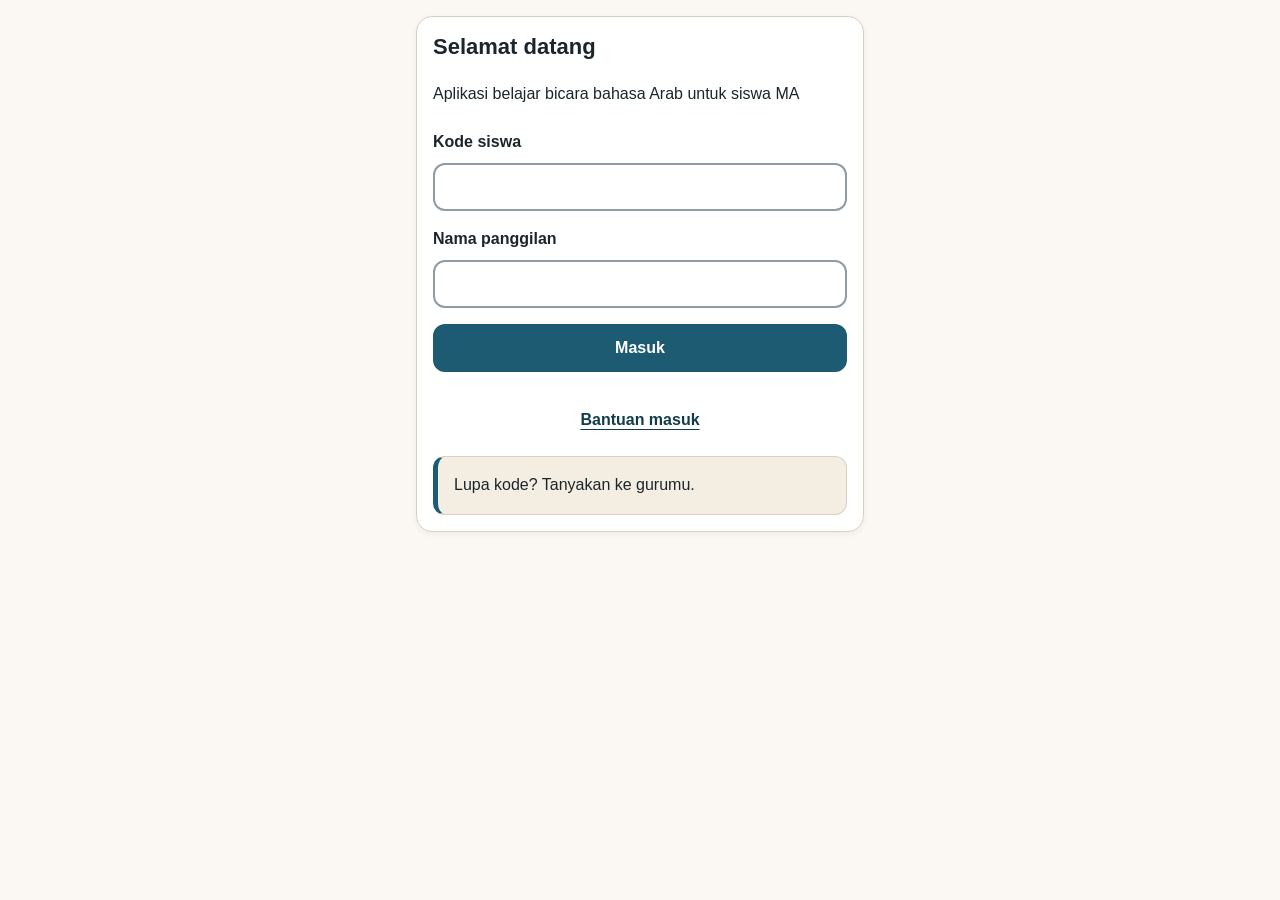
<file: index.html>
<!DOCTYPE html>
<html lang="id" data-palet="b">
<head>
  <meta charset="UTF-8">
  <meta name="viewport" content="width=device-width, initial-scale=1.0">
  <title>Kalām — Belajar Bicara Bahasa Arab</title>
  <link rel="preconnect" href="https://fonts.googleapis.com">
  <link rel="preconnect" href="https://fonts.gstatic.com" crossorigin>
  <link href="https://fonts.googleapis.com/css2?family=Noto+Naskh+Arabic:wght@400;500;600;700&display=swap" rel="stylesheet">
  <link rel="stylesheet" href="css/app.css">
</head>
<body>
  <main id="akar-aplikasi" class="wadah-layar" aria-live="polite">
    <section class="kartu">
      <h1 class="judul-layar">Selamat datang</h1>
      <p class="teks-instruksi">Menyiapkan ruang belajar Kalām…</p>
    </section>
  </main>
  <script type="module" src="js/app.js"></script>
</body>
</html>
</file>
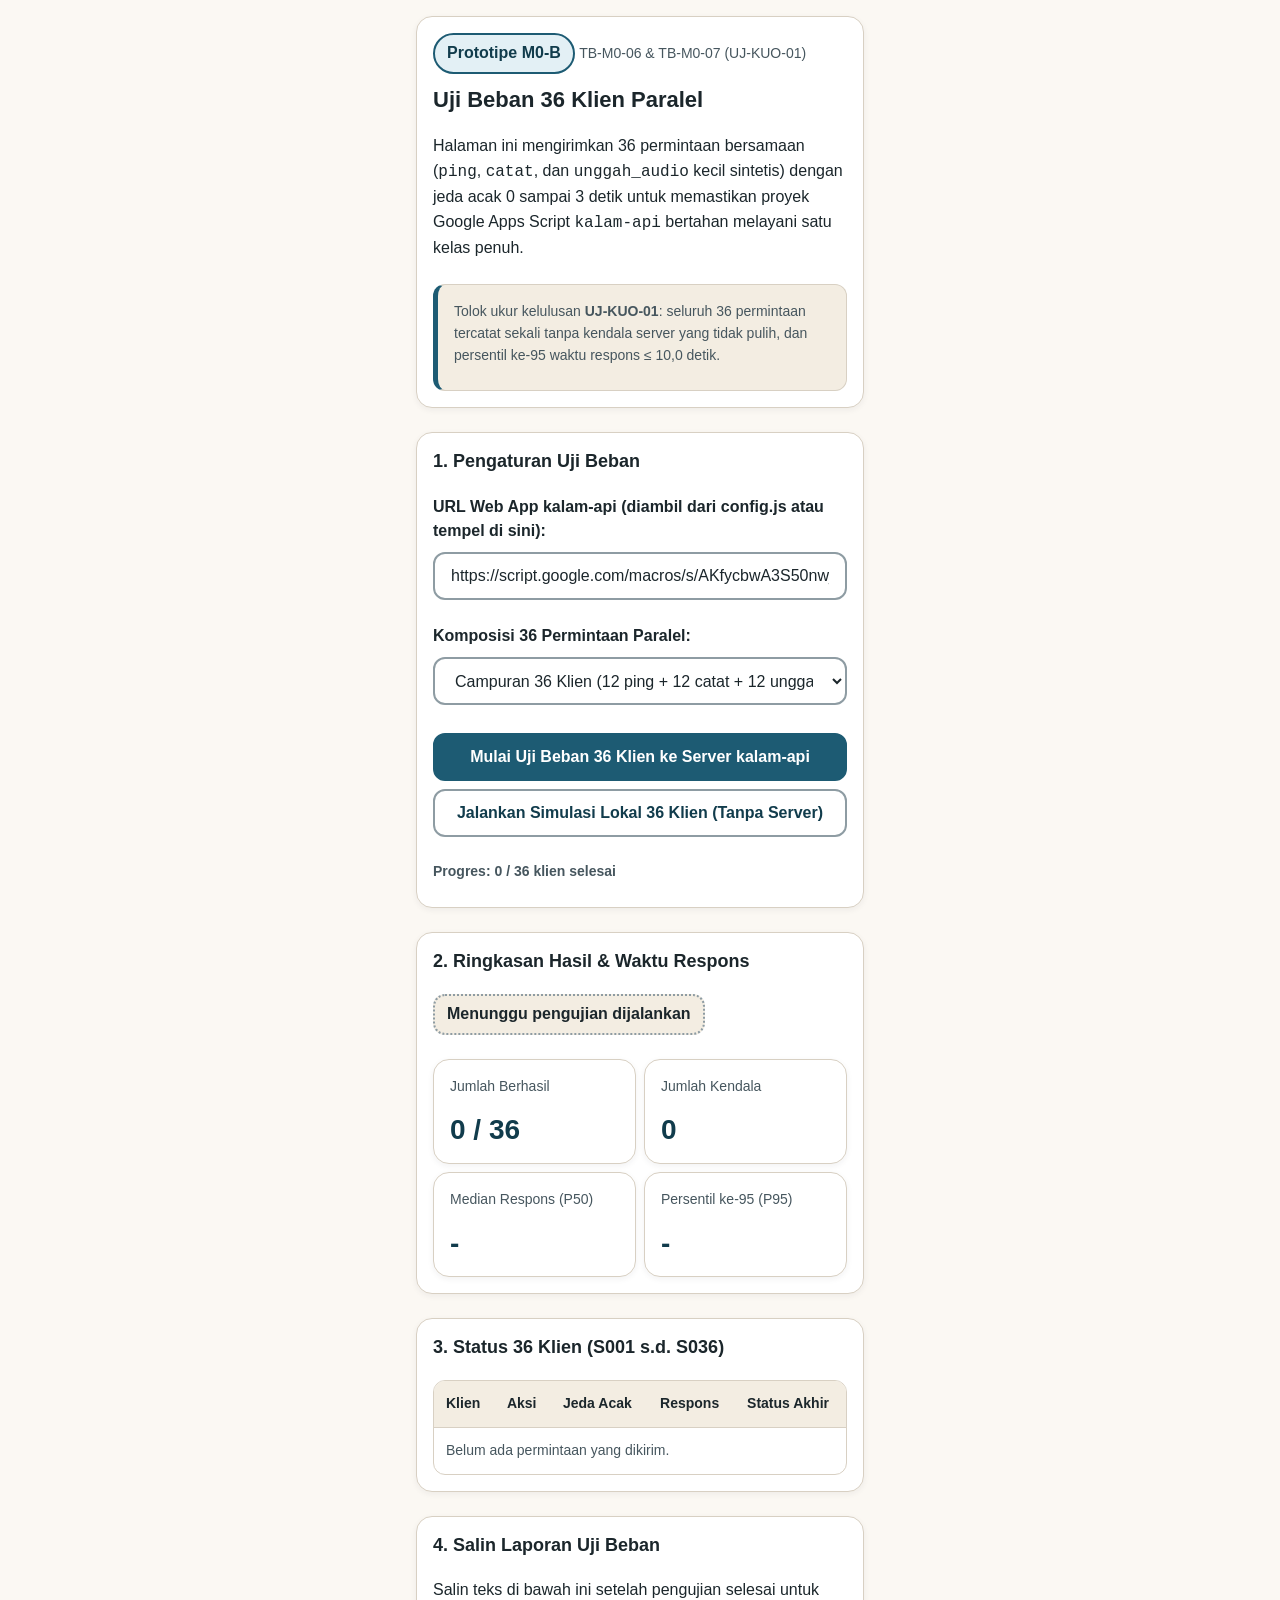
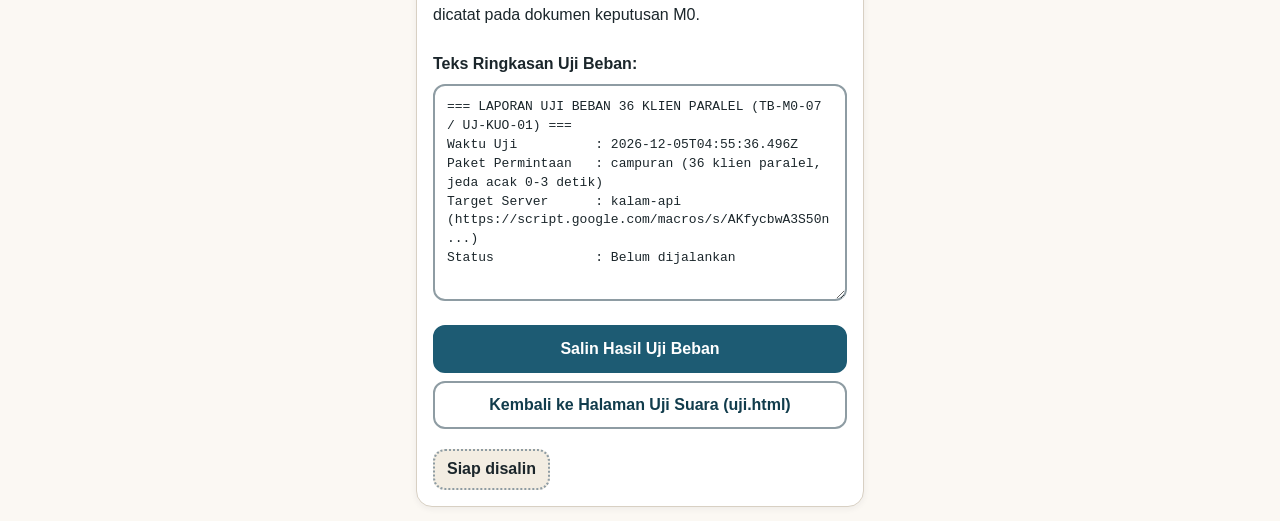
<file: uji-beban.html>
<!DOCTYPE html>
<html lang="id" data-palet="b">
<head>
  <meta charset="UTF-8">
  <meta name="viewport" content="width=device-width, initial-scale=1.0">
  <title>Kalām — Uji Beban 36 Klien Paralel (M0-B)</title>
  <link rel="stylesheet" href="css/app.css">
</head>
<body>
  <main class="wadah-layar" id="konten-utama">
    <!-- Kepala Halaman -->
    <header class="kartu">
      <div class="baris-lencana-atas">
        <span class="penanda-status penanda-status--terdeteksi">Prototipe M0-B</span>
        <span class="teks-keterangan">TB-M0-06 &amp; TB-M0-07 (UJ-KUO-01)</span>
      </div>
      <h1 class="judul-layar">Uji Beban 36 Klien Paralel</h1>
      <p class="teks-instruksi">
        Halaman ini mengirimkan 36 permintaan bersamaan (<code>ping</code>, <code>catat</code>, dan <code>unggah_audio</code> kecil sintetis) dengan jeda acak 0 sampai 3 detik untuk memastikan proyek Google Apps Script <code>kalam-api</code> bertahan melayani satu kelas penuh.
      </p>
      <div class="pesan-hangat">
        <p class="teks-keterangan">
          Tolok ukur kelulusan <strong>UJ-KUO-01</strong>: seluruh 36 permintaan tercatat sekali tanpa kendala server yang tidak pulih, dan persentil ke-95 waktu respons ≤ 10,0 detik.
        </p>
      </div>
    </header>

    <!-- Bagian 1: Konfigurasi Target Server & Paket Uji -->
    <section class="kartu" aria-labelledby="judul-konfig-beban">
      <h2 class="subjudul-layar" id="judul-konfig-beban">1. Pengaturan Uji Beban</h2>

      <div class="kelompok-input">
        <label class="label-input" for="input-url-api-beban">URL Web App kalam-api (diambil dari config.js atau tempel di sini):</label>
        <input type="url" id="input-url-api-beban" class="input-teks" placeholder="https://script.google.com/macros/s/.../exec">
      </div>

      <div class="kelompok-input" style="margin-top: var(--jarak-3);">
        <label class="label-input" for="pilih-paket-beban">Komposisi 36 Permintaan Paralel:</label>
        <select id="pilih-paket-beban" class="input-teks">
          <option value="campuran" selected>Campuran 36 Klien (12 ping + 12 catat + 12 unggah_audio sintetis)</option>
          <option value="semua_catat">36 Klien mengirim aksi catat bersamaan</option>
          <option value="semua_unggah">36 Klien mengirim aksi unggah_audio kecil bersamaan</option>
          <option value="semua_ping">36 Klien mengirim aksi ping bersamaan</option>
        </select>
      </div>

      <div class="baris-tombol" style="margin-top: var(--jarak-4);">
        <button type="button" class="tombol tombol--utama" id="tombol-mulai-beban-nyata">
          Mulai Uji Beban 36 Klien ke Server kalam-api
        </button>
        <button type="button" class="tombol tombol--sekunder" id="tombol-mulai-beban-simulasi">
          Jalankan Simulasi Lokal 36 Klien (Tanpa Server)
        </button>
      </div>

      <p class="teks-keterangan" id="label-progres-beban" style="margin-top: var(--jarak-3); font-weight: 600;">
        Progres: 0 / 36 klien selesai
      </p>
    </section>

    <!-- Bagian 2: Ringkasan Statistik Waktu Respons (TB-M0-07) -->
    <section class="kartu" aria-labelledby="judul-ringkasan-beban">
      <h2 class="subjudul-layar" id="judul-ringkasan-beban">2. Ringkasan Hasil &amp; Waktu Respons</h2>

      <div class="daftar-status" style="margin-bottom: var(--jarak-3);">
        <span class="penanda-status penanda-status--menunggu" id="status-gerbang-kuo01">
          Menunggu pengujian dijalankan
        </span>
      </div>

      <div class="kisi-pintasan">
        <div class="kartu-metrik">
          <span class="teks-keterangan">Jumlah Berhasil</span>
          <strong class="angka-metrik" id="metrik-jumlah-berhasil">0 / 36</strong>
        </div>
        <div class="kartu-metrik">
          <span class="teks-keterangan">Jumlah Kendala</span>
          <strong class="angka-metrik" id="metrik-jumlah-kendala">0</strong>
        </div>
        <div class="kartu-metrik">
          <span class="teks-keterangan">Median Respons (P50)</span>
          <strong class="angka-metrik" id="metrik-median-waktu">-</strong>
        </div>
        <div class="kartu-metrik">
          <span class="teks-keterangan">Persentil ke-95 (P95)</span>
          <strong class="angka-metrik" id="metrik-p95-waktu">-</strong>
        </div>
      </div>
    </section>

    <!-- Bagian 3: Tabel Rincian 36 Klien -->
    <section class="kartu" aria-labelledby="judul-tabel-klien">
      <h2 class="subjudul-layar" id="judul-tabel-klien">3. Status 36 Klien (S001 s.d. S036)</h2>
      <div class="bungkus-tabel">
        <table class="tabel-dasbor">
          <thead>
            <tr>
              <th>Klien</th>
              <th>Aksi</th>
              <th>Jeda Acak</th>
              <th>Respons</th>
              <th>Status Akhir</th>
            </tr>
          </thead>
          <tbody id="tabel-baris-klien">
            <tr>
              <td colspan="5" class="teks-keterangan">Belum ada permintaan yang dikirim.</td>
            </tr>
          </tbody>
        </table>
      </div>
    </section>

    <!-- Bagian 4: Panel Teks Hasil Uji Beban (Siap Disalin) -->
    <section class="kartu" aria-labelledby="judul-salin-beban">
      <h2 class="subjudul-layar" id="judul-salin-beban">4. Salin Laporan Uji Beban</h2>
      <p class="teks-instruksi">
        Salin teks di bawah ini setelah pengujian selesai untuk dicatat pada dokumen keputusan M0.
      </p>
      <div class="kelompok-input">
        <label class="label-input" for="area-salin-beban">Teks Ringkasan Uji Beban:</label>
        <textarea
          id="area-salin-beban"
          class="input-teks"
          rows="10"
          readonly
          style="font-family: monospace; font-size: 0.8125rem; line-height: 1.45; height: auto; padding: var(--jarak-3);"
        ></textarea>
      </div>
      <div class="baris-tombol" style="margin-top: var(--jarak-3);">
        <button type="button" class="tombol tombol--utama" id="tombol-salin-beban">
          Salin Hasil Uji Beban
        </button>
        <a href="uji.html" class="tombol tombol--sekunder" style="text-decoration: none; text-align: center;">
          Kembali ke Halaman Uji Suara (uji.html)
        </a>
      </div>
      <div class="daftar-status" style="margin-top: var(--jarak-2);">
        <span class="penanda-status penanda-status--menunggu" id="status-salin-beban">Siap disalin</span>
      </div>
    </section>
  </main>

  <script type="module" src="js/uji/uji-beban.js"></script>
</body>
</html>
</file>
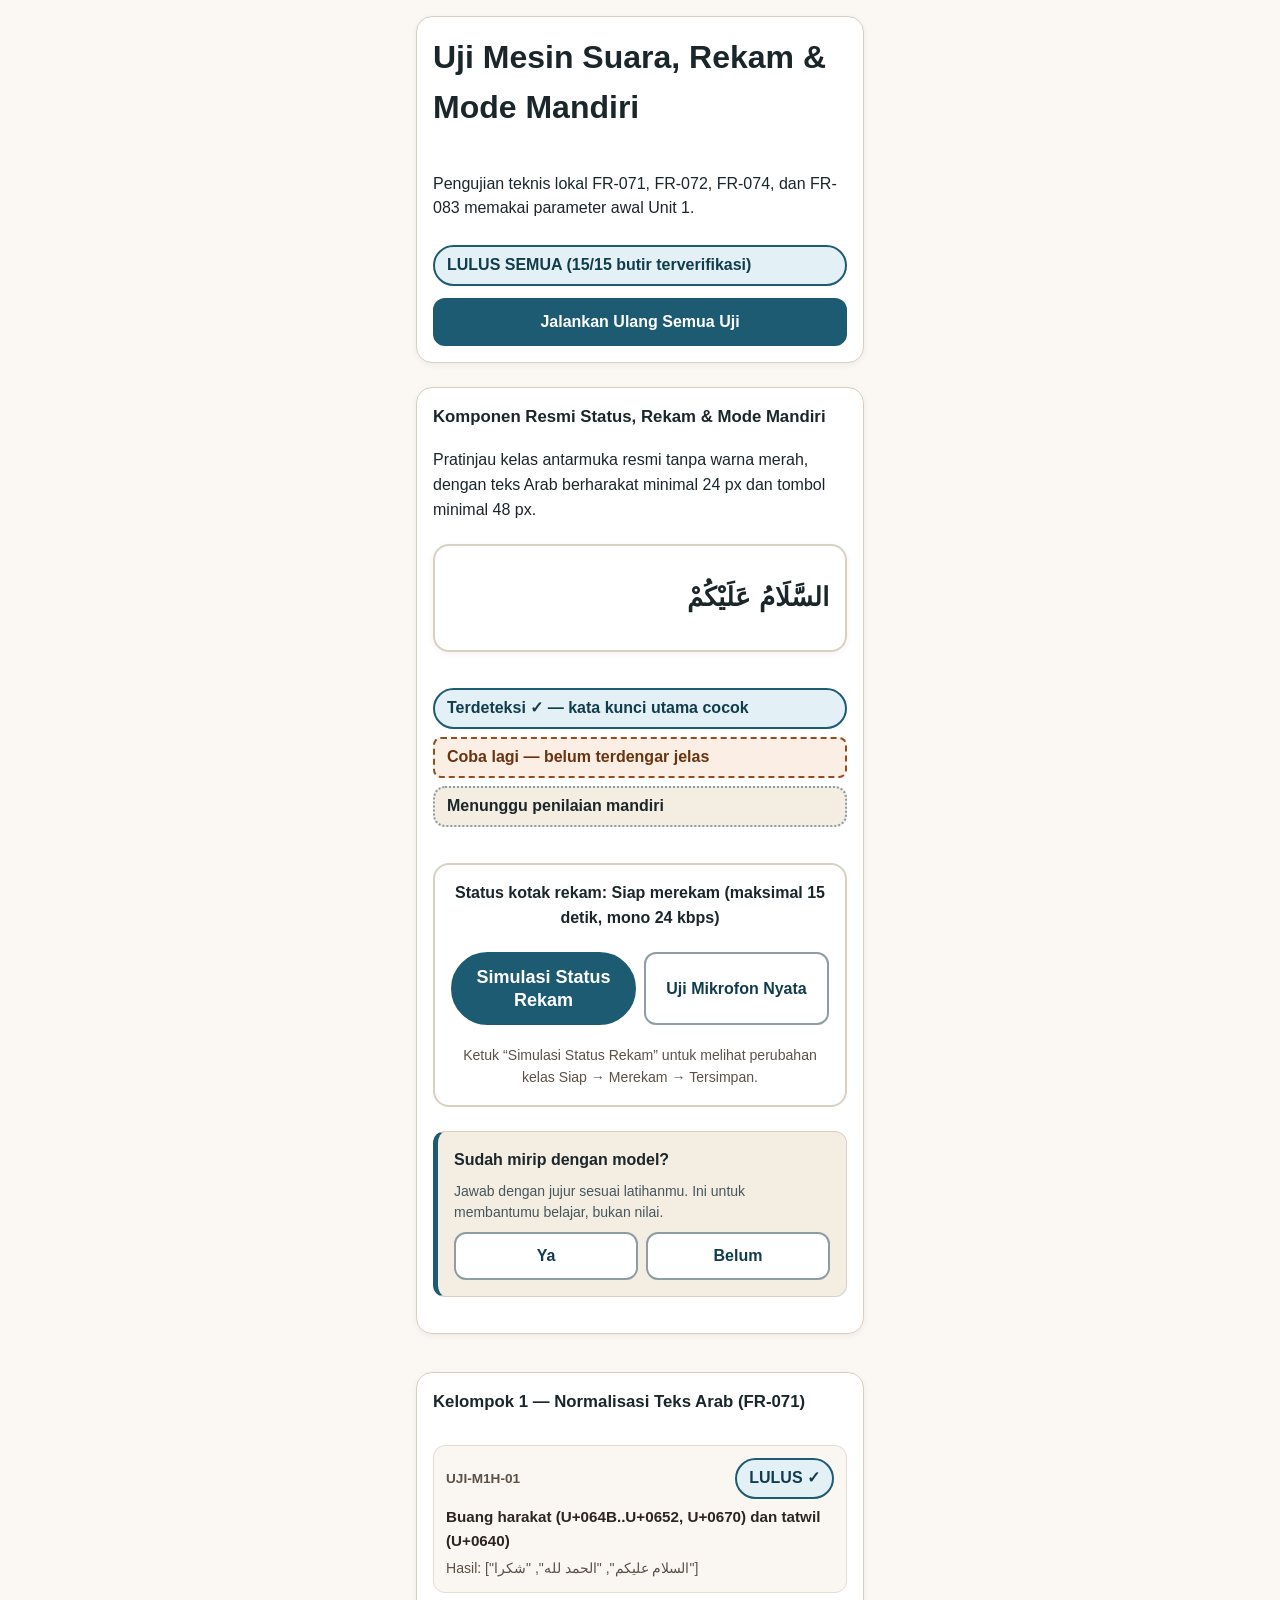
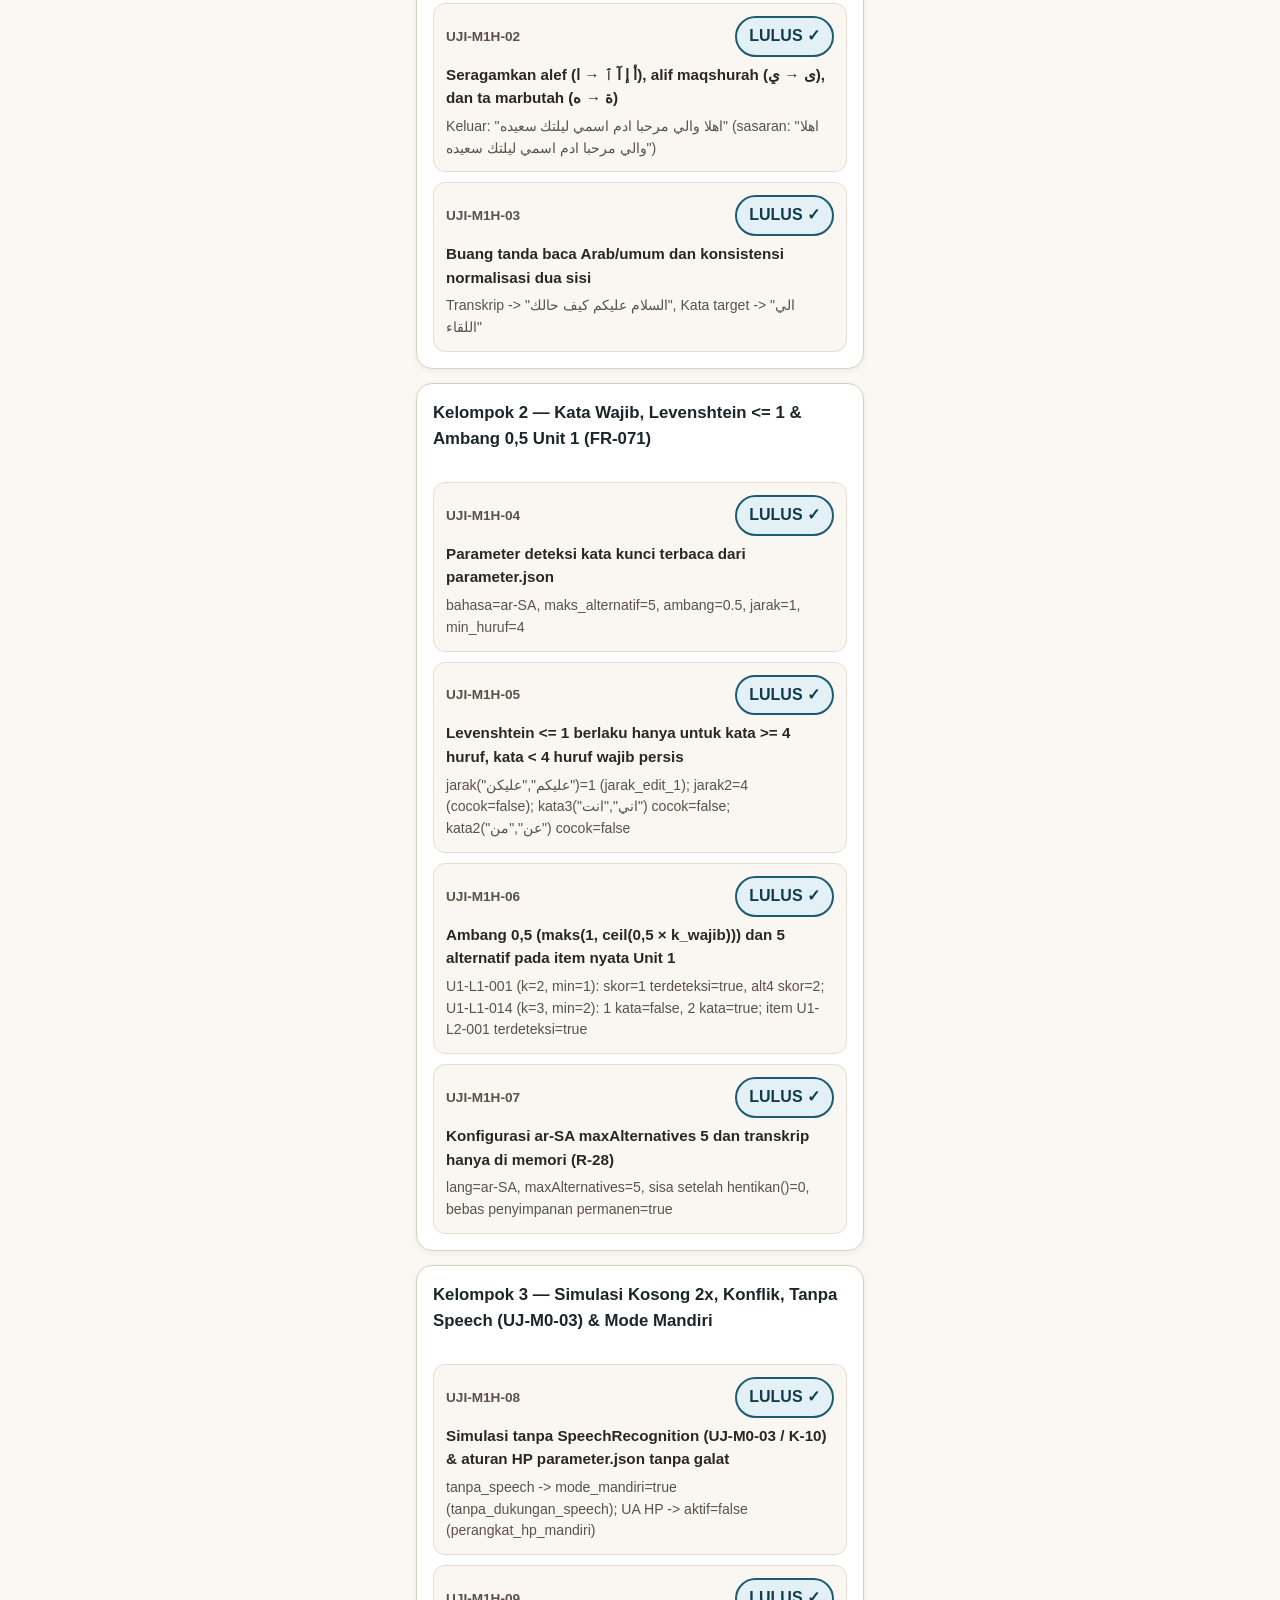
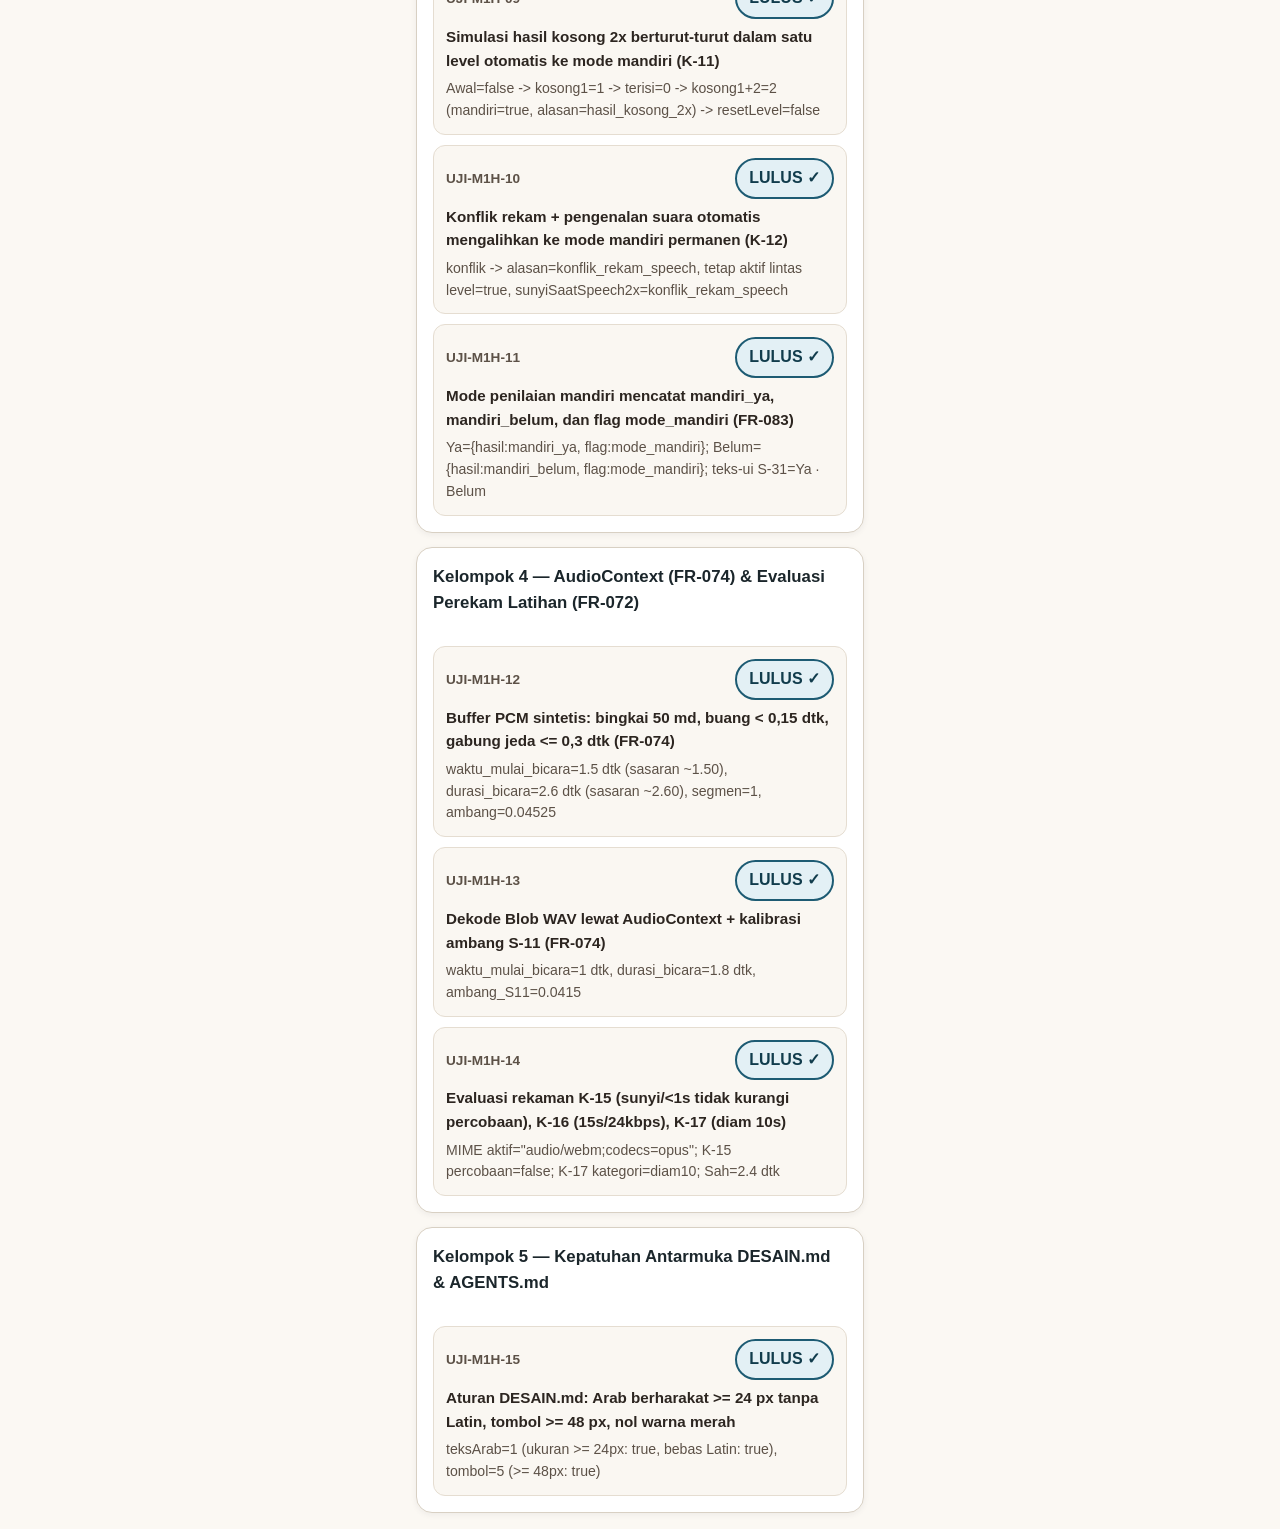
<file: uji-mesin.html>
<!DOCTYPE html>
<html lang="id" data-palet="b">
<head>
  <meta charset="utf-8">
  <meta name="viewport" content="width=device-width, initial-scale=1.0">
  <title>Kalām — Uji Mesin Suara, Rekam &amp; Mode Mandiri</title>
  <link rel="stylesheet" href="css/app.css">
  <style>
    .uji-ringkasan {
      display: flex;
      flex-direction: column;
      gap: 12px;
      margin-top: 12px;
    }
    .uji-bagian-judul {
      margin: 0 0 6px 0;
      font-size: 1.05rem;
      font-weight: 700;
    }
    .uji-daftar {
      list-style: none;
      margin: 12px 0 0 0;
      padding: 0;
      display: flex;
      flex-direction: column;
      gap: 10px;
    }
    .uji-baris {
      border: 1px solid var(--garis, #e5ddd1);
      border-radius: 12px;
      padding: 12px;
      background: var(--latar, #faf7f2);
      display: flex;
      flex-direction: column;
      gap: 6px;
    }
    .uji-baris-kepala {
      display: flex;
      justify-content: space-between;
      align-items: center;
      gap: 8px;
      flex-wrap: wrap;
    }
    .uji-kode {
      font-size: 0.85rem;
      font-weight: 700;
      color: var(--teks-sekunder, #5c5147);
    }
    .uji-nama {
      margin: 0;
      font-weight: 600;
      font-size: 0.95rem;
      color: var(--teks, #2c2520);
    }
    .uji-detail {
      font-size: 0.88rem;
      color: var(--teks-sekunder, #5c5147);
      margin: 0;
      word-break: break-word;
    }
    .uji-status-tumpuk {
      display: flex;
      flex-direction: column;
      gap: 8px;
      margin: 12px 0;
    }
    .uji-pratinjau-rekam {
      margin: 12px 0;
    }
    .uji-pratinjau-rekam .baris-pilihan-kecil {
      margin-top: 10px;
    }
  </style>
</head>
<body>
  <main class="wadah-layar" id="wadah-uji-mesin">
    <header class="kartu">
      <h1>Uji Mesin Suara, Rekam &amp; Mode Mandiri</h1>
      <p class="teks-sekunder" style="margin: 6px 0 0 0;">
        Pengujian teknis lokal FR-071, FR-072, FR-074, dan FR-083 memakai parameter awal Unit 1.
      </p>
      <div class="uji-ringkasan">
        <div id="ringkasan-status" class="penanda-status penanda-status--menunggu" role="status" aria-live="polite">
          Menjalankan rangkaian uji otomatis...
        </div>
        <button id="tombol-ulang-uji" type="button" class="tombol tombol--utama">
          Jalankan Ulang Semua Uji
        </button>
      </div>
    </header>

    <section class="kartu" aria-labelledby="judul-komponen-resmi">
      <h2 id="judul-komponen-resmi" class="uji-bagian-judul">Komponen Resmi Status, Rekam &amp; Mode Mandiri</h2>
      <p class="teks-sekunder" style="margin: 0 0 10px 0;">
        Pratinjau kelas antarmuka resmi tanpa warna merah, dengan teks Arab berharakat minimal 24 px dan tombol minimal 48 px.
      </p>

      <div class="kartu-arab" style="margin-bottom: 12px;">
        <p class="teks-arab" dir="rtl" lang="ar">السَّلَامُ عَلَيْكُمْ</p>
      </div>

      <div class="uji-status-tumpuk">
        <span class="penanda-status penanda-status--terdeteksi">Terdeteksi ✓ — kata kunci utama cocok</span>
        <span class="penanda-status penanda-status--coba-lagi">Coba lagi — belum terdengar jelas</span>
        <span class="penanda-status penanda-status--menunggu">Menunggu penilaian mandiri</span>
      </div>

      <div id="kotak-rekam-pratinjau" class="kotak-rekam kotak-rekam--siap uji-pratinjau-rekam">
        <p id="status-rekam-pratinjau" style="margin: 0; font-weight: 600;">
          Status kotak rekam: Siap merekam (maksimal 15 detik, mono 24 kbps)
        </p>
        <div class="baris-pilihan-kecil">
          <button id="tombol-rekam-simulasi" type="button" class="tombol tombol-rekam tombol-rekam--siap">
            Simulasi Status Rekam
          </button>
          <button id="tombol-rekam-langsung" type="button" class="tombol tombol--sekunder">
            Uji Mikrofon Nyata
          </button>
        </div>
        <p id="info-rekam-langsung" class="uji-detail" style="margin-top: 8px;">
          Ketuk &ldquo;Simulasi Status Rekam&rdquo; untuk melihat perubahan kelas Siap &rarr; Merekam &rarr; Tersimpan.
        </p>
      </div>

      <div id="wadah-mandiri-interaktif"></div>
      <p id="log-mandiri-interaktif" class="uji-detail" style="margin-top: 8px;" aria-live="polite"></p>
    </section>

    <section id="wadah-hasil-uji" aria-label="Hasil Pengujian Otomatis"></section>
  </main>

  <script type="module" src="js/uji/uji-mesin.js"></script>
</body>
</html>
</file>
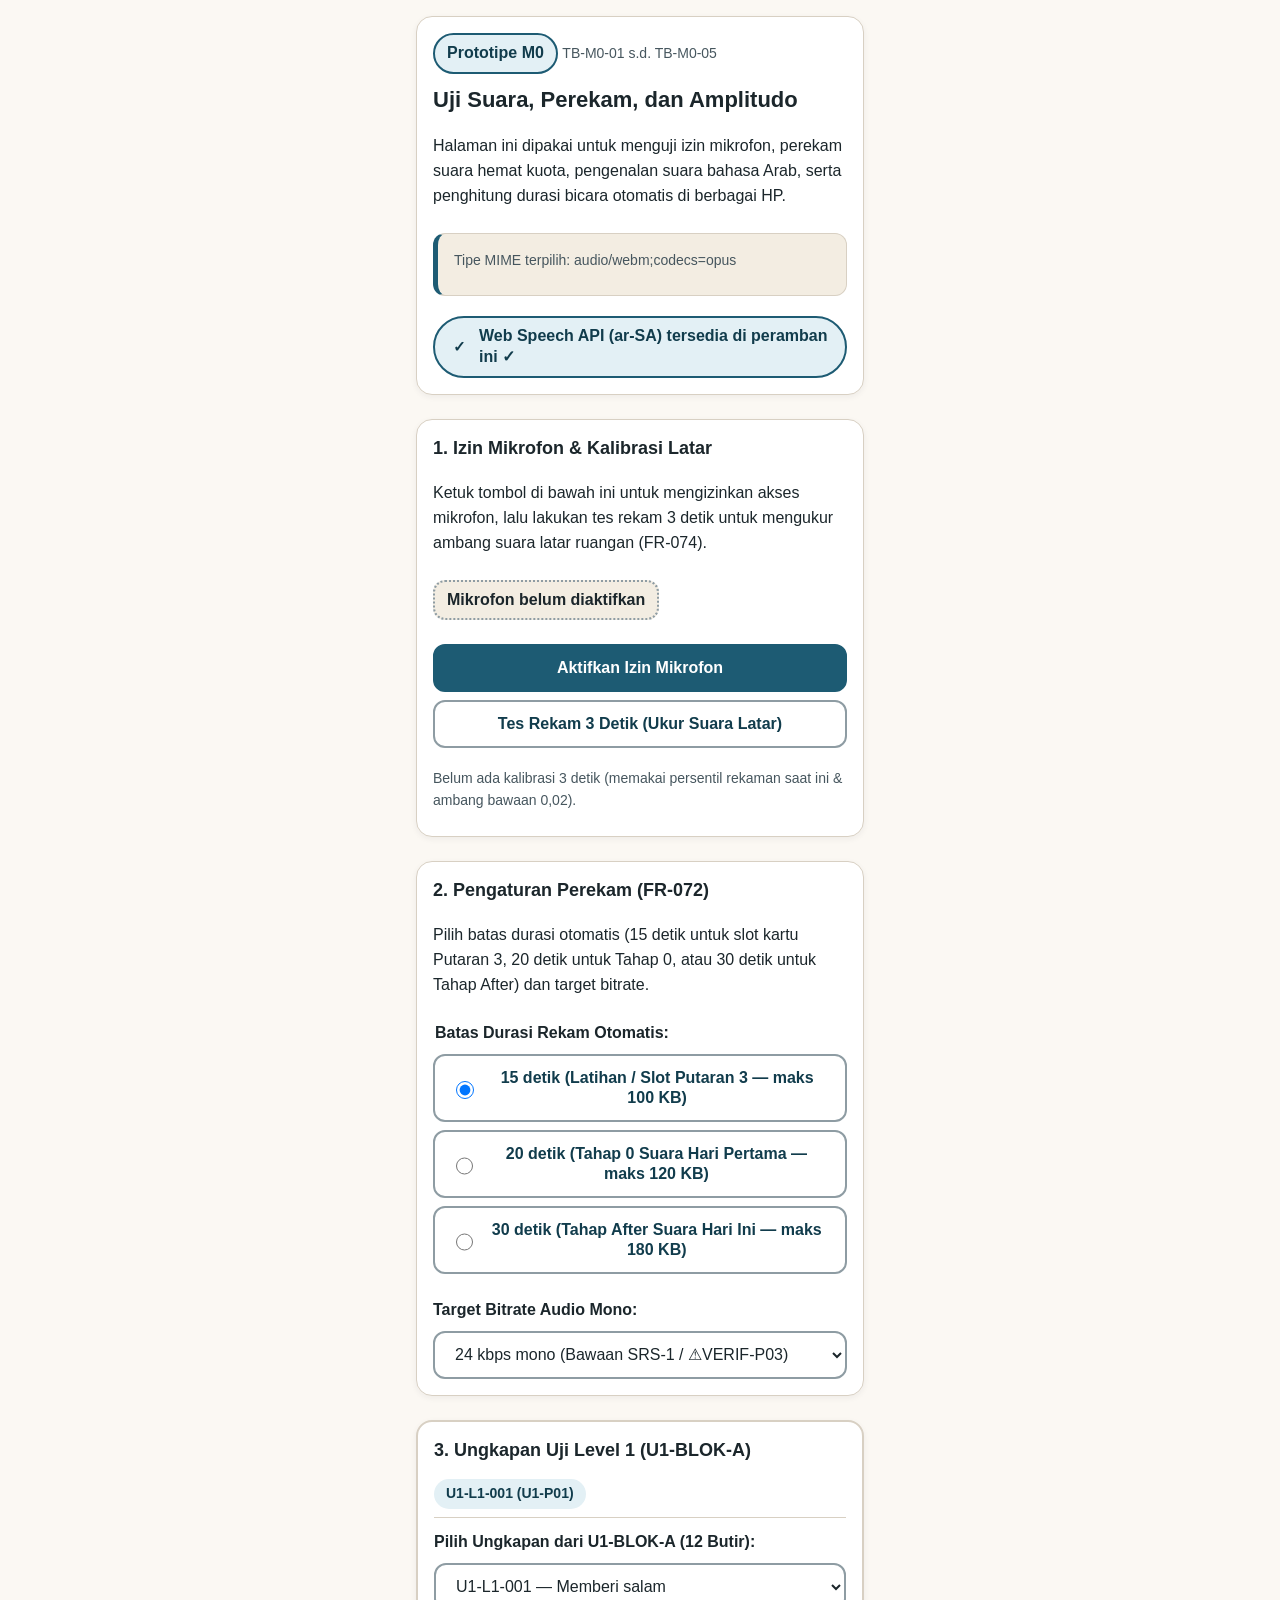
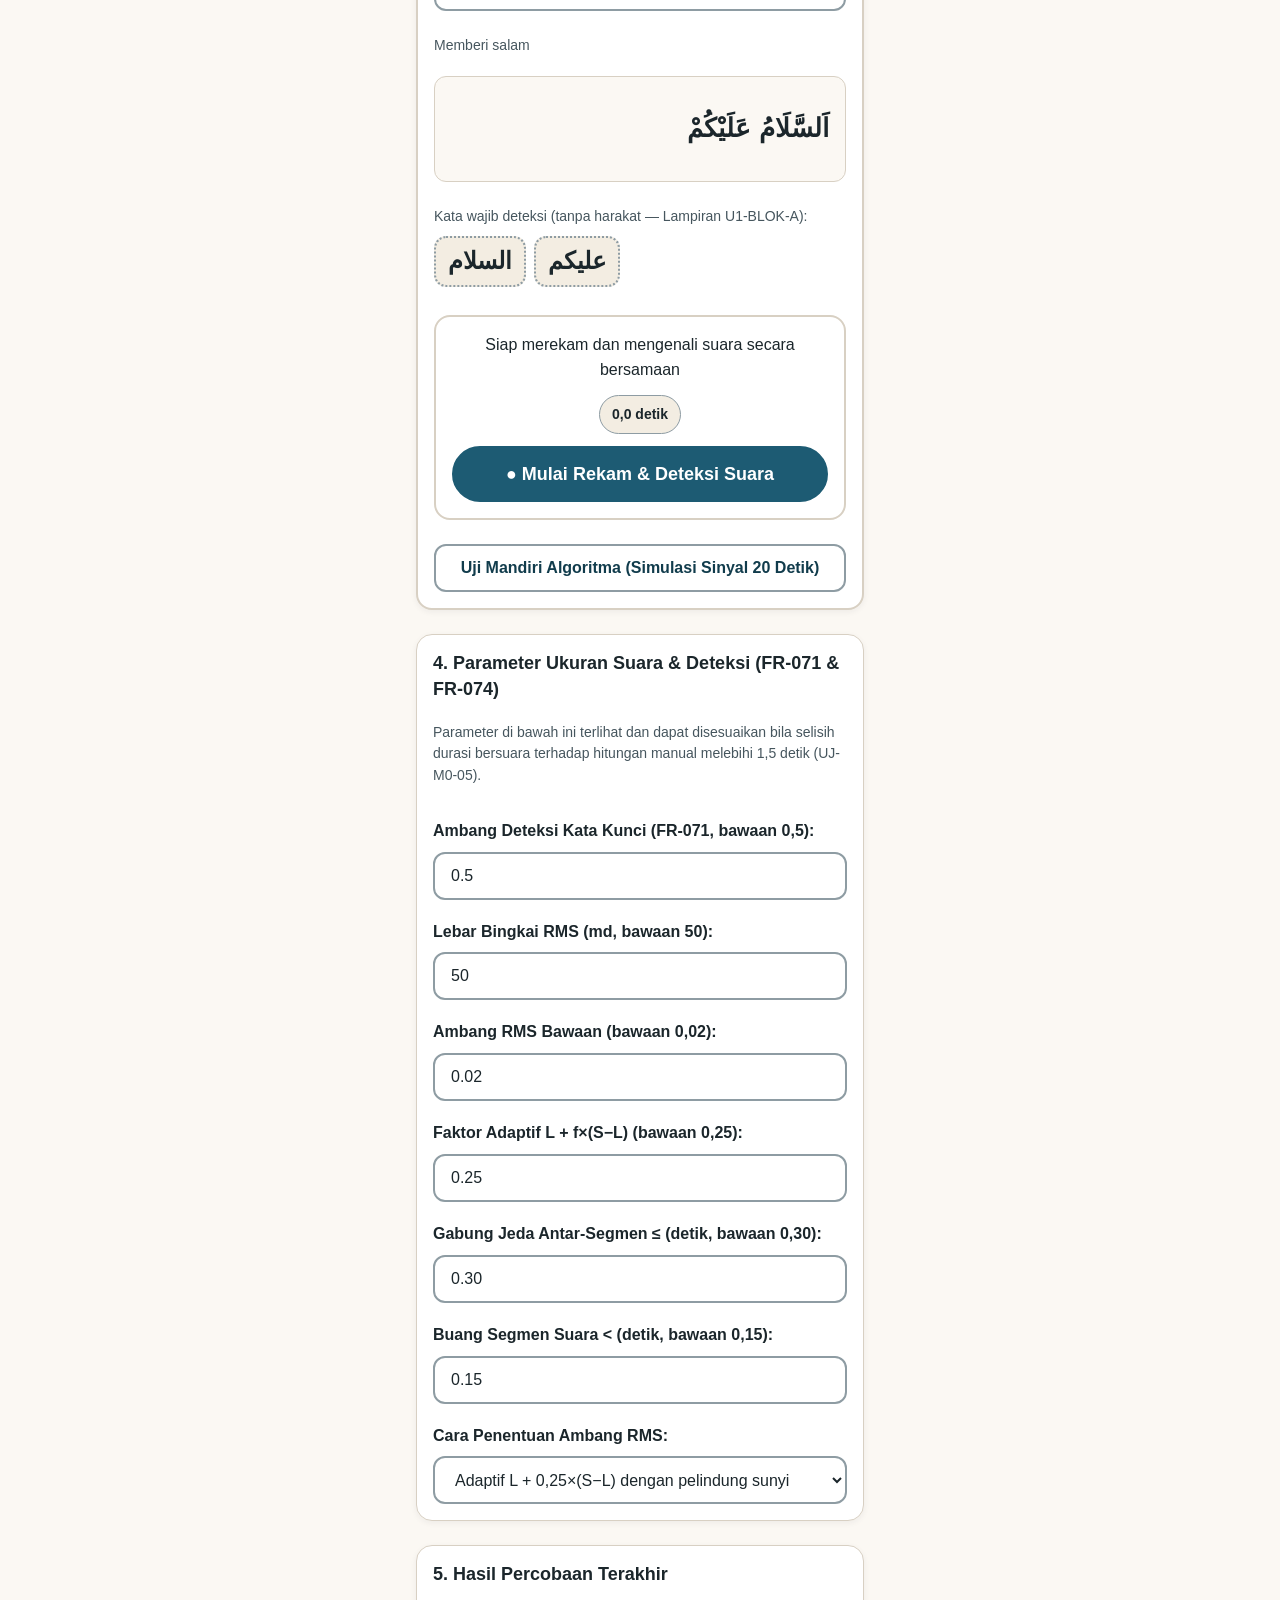
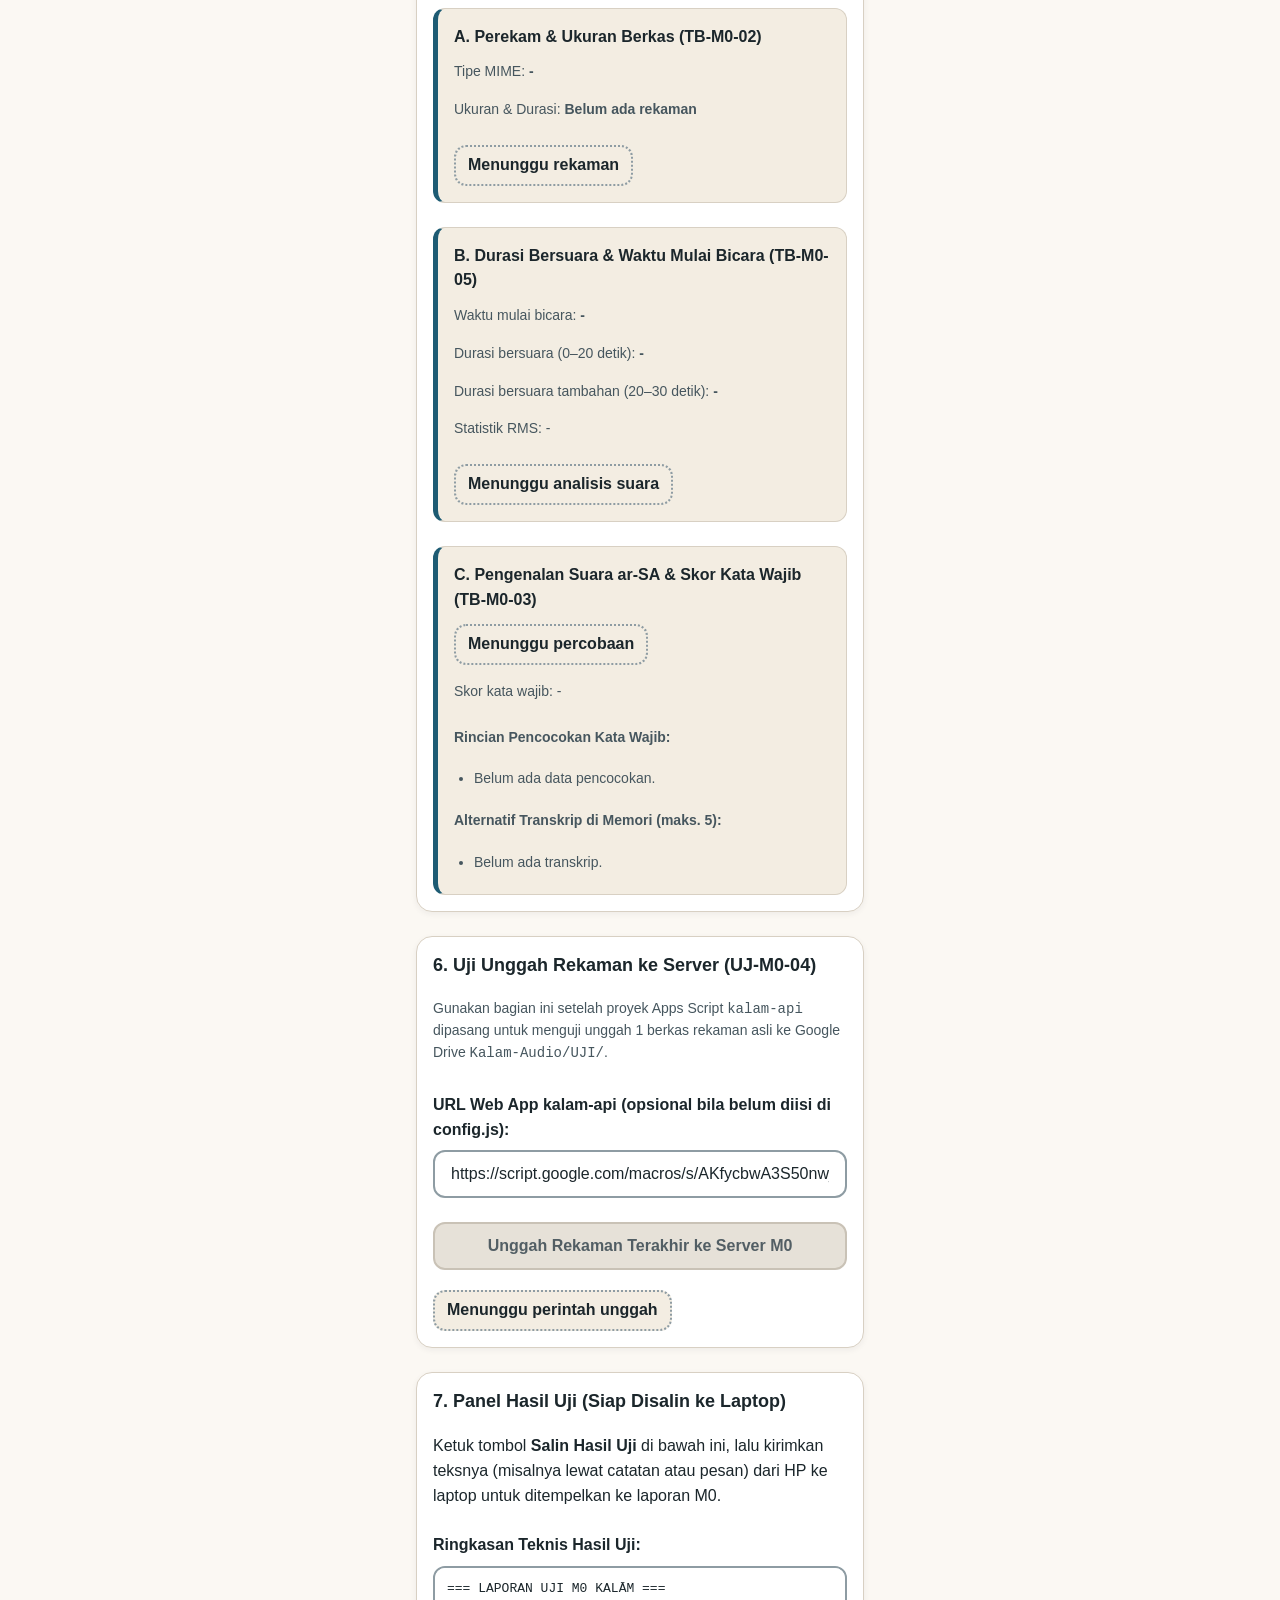
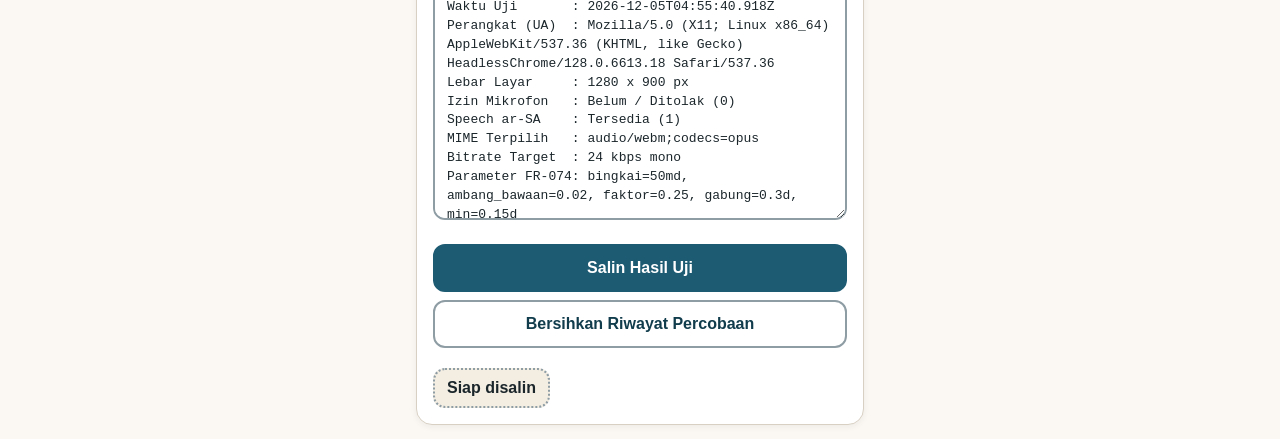
<file: uji.html>
<!DOCTYPE html>
<html lang="id" data-palet="b">
<head>
  <meta charset="UTF-8">
  <meta name="viewport" content="width=device-width, initial-scale=1.0">
  <title>Kalām — Halaman Uji Suara &amp; Rekam (M0)</title>
  <link rel="stylesheet" href="css/app.css">
</head>
<body>
  <main class="wadah-layar" id="konten-utama">
    <!-- Kepala Halaman -->
    <header class="kartu">
      <div class="baris-lencana-atas">
        <span class="penanda-status penanda-status--terdeteksi">Prototipe M0</span>
        <span class="teks-keterangan">TB-M0-01 s.d. TB-M0-05</span>
      </div>
      <h1 class="judul-layar">Uji Suara, Perekam, dan Amplitudo</h1>
      <p class="teks-instruksi">
        Halaman ini dipakai untuk menguji izin mikrofon, perekam suara hemat kuota, pengenalan suara bahasa Arab, serta penghitung durasi bicara otomatis di berbagai HP.
      </p>
      <div class="pesan-hangat">
        <p class="teks-keterangan" id="info-mime-awal">Memeriksa dukungan MediaRecorder...</p>
      </div>
      <div class="daftar-status" style="margin-top: var(--jarak-2);">
        <span class="penanda-status penanda-status--menunggu" id="status-dukungan-speech">
          Memeriksa dukungan pengenalan suara...
        </span>
      </div>
    </header>

    <!-- Bagian 1: Izin Mikrofon & Kalibrasi Suara Latar 3 Detik -->
    <section class="kartu" aria-labelledby="judul-izin">
      <h2 class="subjudul-layar" id="judul-izin">1. Izin Mikrofon &amp; Kalibrasi Latar</h2>
      <p class="teks-instruksi">
        Ketuk tombol di bawah ini untuk mengizinkan akses mikrofon, lalu lakukan tes rekam 3 detik untuk mengukur ambang suara latar ruangan (FR-074).
      </p>
      <div class="daftar-status">
        <span class="penanda-status penanda-status--menunggu" id="status-izin-mikrofon">
          Mikrofon belum diaktifkan
        </span>
      </div>
      <div class="baris-tombol" style="margin-top: var(--jarak-3);">
        <button type="button" class="tombol tombol--utama" id="tombol-izin-mikrofon">
          Aktifkan Izin Mikrofon
        </button>
        <button type="button" class="tombol tombol--sekunder" id="tombol-kalibrasi-3d">
          Tes Rekam 3 Detik (Ukur Suara Latar)
        </button>
      </div>
      <p class="teks-keterangan" id="info-kalibrasi-latar" style="margin-top: var(--jarak-2);">
        Belum ada kalibrasi 3 detik (memakai persentil rekaman saat ini &amp; ambang bawaan 0,02).
      </p>
    </section>

    <!-- Bagian 2: Pengaturan Perekam (TB-M0-02) -->
    <section class="kartu" aria-labelledby="judul-pengaturan-rekam">
      <h2 class="subjudul-layar" id="judul-pengaturan-rekam">2. Pengaturan Perekam (FR-072)</h2>
      <p class="teks-instruksi">
        Pilih batas durasi otomatis (15 detik untuk slot kartu Putaran 3, 20 detik untuk Tahap 0, atau 30 detik untuk Tahap After) dan target bitrate.
      </p>

      <fieldset style="border: none; padding: 0; margin: 0 0 var(--jarak-3) 0;">
        <legend class="label-input" style="margin-bottom: var(--jarak-2);">Batas Durasi Rekam Otomatis:</legend>
        <div class="baris-tombol">
          <label class="tombol tombol--sekunder" style="justify-content: flex-start; gap: var(--jarak-2); cursor: pointer;">
            <input type="radio" name="batas-detik" value="15" checked style="width: 20px; height: 20px;">
            <span>15 detik (Latihan / Slot Putaran 3 — maks 100 KB)</span>
          </label>
          <label class="tombol tombol--sekunder" style="justify-content: flex-start; gap: var(--jarak-2); cursor: pointer;">
            <input type="radio" name="batas-detik" value="20" style="width: 20px; height: 20px;">
            <span>20 detik (Tahap 0 Suara Hari Pertama — maks 120 KB)</span>
          </label>
          <label class="tombol tombol--sekunder" style="justify-content: flex-start; gap: var(--jarak-2); cursor: pointer;">
            <input type="radio" name="batas-detik" value="30" style="width: 20px; height: 20px;">
            <span>30 detik (Tahap After Suara Hari Ini — maks 180 KB)</span>
          </label>
        </div>
      </fieldset>

      <div class="kelompok-input">
        <label class="label-input" for="pilih-bitrate">Target Bitrate Audio Mono:</label>
        <select id="pilih-bitrate" class="input-teks">
          <option value="24" selected>24 kbps mono (Bawaan SRS-1 / ⚠VERIF-P03)</option>
          <option value="16">16 kbps mono (Cadangan hemat ukuran)</option>
          <option value="32">32 kbps mono (Perbandingan kualitas)</option>
        </select>
      </div>
    </section>

    <!-- Bagian 3: Pemilihan Ungkapan Level 1 U1-BLOK-A & Tombol Rekam + Deteksi Bersamaan (TB-M0-03 & TB-M0-04) -->
    <section class="kartu-arab" aria-labelledby="judul-ungkapan">
      <div class="kartu-arab__kepala">
        <h2 class="subjudul-layar" id="judul-ungkapan">3. Ungkapan Uji Level 1 (U1-BLOK-A)</h2>
        <span class="kartu-arab__label" id="label-id-ungkapan">U1-L1-001</span>
      </div>

      <div class="kelompok-input" style="margin-bottom: var(--jarak-3);">
        <label class="label-input" for="pilih-ungkapan">Pilih Ungkapan dari U1-BLOK-A (12 Butir):</label>
        <select id="pilih-ungkapan" class="input-teks"></select>
      </div>

      <p class="teks-keterangan" id="label-fungsi-ungkapan">Memberi salam</p>

      <div class="kartu-arab__kotak-kalimat">
        <p class="teks-arab teks-arab--besar teks-arab--tengah" dir="rtl" lang="ar" id="teks-arab-ungkapan">
          اَلسَّلَامُ عَلَيْكُمْ
        </p>
      </div>

      <div style="margin-top: var(--jarak-3);">
        <p class="teks-keterangan" style="margin-bottom: var(--jarak-2);">Kata wajib deteksi (tanpa harakat — Lampiran U1-BLOK-A):</p>
        <div class="daftar-status" id="daftar-kata-wajib"></div>
      </div>

      <!-- Kotak Rekam & Pengenalan Suara Bersamaan dalam Satu Tombol (TB-M0-04) -->
      <div class="kotak-rekam kotak-rekam--siap" id="kotak-rekam-utama" style="margin-top: var(--jarak-4);">
        <p class="teks-instruksi" id="label-status-rekam" style="margin: 0;">
          Siap merekam dan mengenali suara secara bersamaan
        </p>
        <div class="penghitung-santai" id="penghitung-detik-rekam">0,0 detik</div>
        <button type="button" class="tombol tombol--utama tombol-rekam--siap" id="tombol-rekam-utama">
          ● Mulai Rekam &amp; Deteksi Suara
        </button>
        <audio id="pemutar-rekaman-uji" controls hidden style="width: 100%; margin-top: var(--jarak-2);"></audio>
      </div>

      <div class="baris-tombol" style="margin-top: var(--jarak-3);">
        <button type="button" class="tombol tombol--sekunder" id="tombol-verifikasi-algoritma">
          Uji Mandiri Algoritma (Simulasi Sinyal 20 Detik)
        </button>
      </div>
    </section>

    <!-- Bagian 4: Parameter Amplitudo & Deteksi yang Dapat Diubah (TB-M0-05 / FR-074) -->
    <section class="kartu" aria-labelledby="judul-parameter">
      <h2 class="subjudul-layar" id="judul-parameter">4. Parameter Ukuran Suara &amp; Deteksi (FR-071 &amp; FR-074)</h2>
      <p class="teks-keterangan">
        Parameter di bawah ini terlihat dan dapat disesuaikan bila selisih durasi bersuara terhadap hitungan manual melebihi 1,5 detik (UJ-M0-05).
      </p>

      <div class="kelompok-input" style="margin-top: var(--jarak-3);">
        <label class="label-input" for="param-ambang-deteksi">Ambang Deteksi Kata Kunci (FR-071, bawaan 0,5):</label>
        <input type="number" id="param-ambang-deteksi" class="input-teks" value="0.5" min="0.1" max="1.0" step="0.05">
      </div>

      <div class="kelompok-input" style="margin-top: var(--jarak-2);">
        <label class="label-input" for="param-bingkai-md">Lebar Bingkai RMS (md, bawaan 50):</label>
        <input type="number" id="param-bingkai-md" class="input-teks" value="50" min="10" max="200" step="10">
      </div>

      <div class="kelompok-input" style="margin-top: var(--jarak-2);">
        <label class="label-input" for="param-ambang-bawaan">Ambang RMS Bawaan (bawaan 0,02):</label>
        <input type="number" id="param-ambang-bawaan" class="input-teks" value="0.02" min="0.002" max="0.2" step="0.002">
      </div>

      <div class="kelompok-input" style="margin-top: var(--jarak-2);">
        <label class="label-input" for="param-faktor-adaptif">Faktor Adaptif L + f×(S−L) (bawaan 0,25):</label>
        <input type="number" id="param-faktor-adaptif" class="input-teks" value="0.25" min="0.05" max="0.80" step="0.05">
      </div>

      <div class="kelompok-input" style="margin-top: var(--jarak-2);">
        <label class="label-input" for="param-jeda-gabung">Gabung Jeda Antar-Segmen ≤ (detik, bawaan 0,30):</label>
        <input type="number" id="param-jeda-gabung" class="input-teks" value="0.30" min="0.05" max="1.50" step="0.05">
      </div>

      <div class="kelompok-input" style="margin-top: var(--jarak-2);">
        <label class="label-input" for="param-segmen-min">Buang Segmen Suara &lt; (detik, bawaan 0,15):</label>
        <input type="number" id="param-segmen-min" class="input-teks" value="0.15" min="0.05" max="1.00" step="0.05">
      </div>

      <div class="kelompok-input" style="margin-top: var(--jarak-2);">
        <label class="label-input" for="param-mode-ambang">Cara Penentuan Ambang RMS:</label>
        <select id="param-mode-ambang" class="input-teks">
          <option value="adaptif_dengan_batas_bawah" selected>Adaptif L + 0,25×(S−L) dengan pelindung sunyi</option>
          <option value="murni_rumus">Murni Rumus L + f×(S−L)</option>
          <option value="tetap">Tetap (memakai Ambang RMS Bawaan saja)</option>
        </select>
      </div>
    </section>

    <!-- Bagian 5: Rincian Hasil Percobaan Terakhir -->
    <section class="kartu" aria-labelledby="judul-hasil-terakhir">
      <h2 class="subjudul-layar" id="judul-hasil-terakhir">5. Hasil Percobaan Terakhir</h2>

      <!-- 5A. Ukuran & MIME -->
      <div class="pesan-hangat" style="margin-bottom: var(--jarak-3);">
        <p class="teks-instruksi" style="font-weight: 600; margin-bottom: var(--jarak-1);">A. Perekam &amp; Ukuran Berkas (TB-M0-02)</p>
        <p class="teks-keterangan">Tipe MIME: <strong id="hasil-mime">-</strong></p>
        <p class="teks-keterangan">Ukuran &amp; Durasi: <strong id="hasil-ukuran">Belum ada rekaman</strong></p>
        <div class="daftar-status" style="margin-top: var(--jarak-2);">
          <span class="penanda-status penanda-status--menunggu" id="hasil-tolok-ukur">Menunggu rekaman</span>
        </div>
      </div>

      <!-- 5B. Amplitudo & Durasi Bersuara -->
      <div class="pesan-hangat" style="margin-bottom: var(--jarak-3);">
        <p class="teks-instruksi" style="font-weight: 600; margin-bottom: var(--jarak-1);">B. Durasi Bersuara &amp; Waktu Mulai Bicara (TB-M0-05)</p>
        <p class="teks-keterangan">Waktu mulai bicara: <strong id="hasil-waktu-mulai">-</strong></p>
        <p class="teks-keterangan">Durasi bersuara (0–20 detik): <strong id="hasil-durasi-20">-</strong></p>
        <p class="teks-keterangan">Durasi bersuara tambahan (20–30 detik): <strong id="hasil-durasi-tambahan">-</strong></p>
        <p class="teks-keterangan" id="hasil-statistik-rms">Statistik RMS: -</p>
        <div class="daftar-status" style="margin-top: var(--jarak-2);">
          <span class="penanda-status penanda-status--menunggu" id="hasil-flag-suara">Menunggu analisis suara</span>
        </div>
      </div>

      <!-- 5C. Pengenalan Suara ar-SA & Skor Kata Kunci -->
      <div class="pesan-hangat">
        <p class="teks-instruksi" style="font-weight: 600; margin-bottom: var(--jarak-1);">C. Pengenalan Suara ar-SA &amp; Skor Kata Wajib (TB-M0-03)</p>
        <div class="daftar-status" style="margin-bottom: var(--jarak-2);">
          <span class="penanda-status penanda-status--menunggu" id="badge-status-deteksi">Menunggu percobaan</span>
        </div>
        <p class="teks-keterangan" id="hasil-skor-kata">Skor kata wajib: -</p>
        <p class="teks-keterangan" style="margin-top: var(--jarak-2); font-weight: 600;">Rincian Pencocokan Kata Wajib:</p>
        <ul class="teks-keterangan" id="rincian-pencocokan-kata" style="padding-left: 1.25rem; margin: var(--jarak-1) 0;">
          <li>Belum ada data pencocokan.</li>
        </ul>
        <p class="teks-keterangan" style="margin-top: var(--jarak-2); font-weight: 600;">Alternatif Transkrip di Memori (maks. 5):</p>
        <ul class="teks-keterangan" id="daftar-alternatif-speech" style="padding-left: 1.25rem; margin: var(--jarak-1) 0;">
          <li>Belum ada transkrip.</li>
        </ul>
      </div>
    </section>

    <!-- Bagian 6: Uji Unggah Satu Rekaman ke Server kalam-api (UJ-M0-04) -->
    <section class="kartu" aria-labelledby="judul-unggah-m0">
      <h2 class="subjudul-layar" id="judul-unggah-m0">6. Uji Unggah Rekaman ke Server (UJ-M0-04)</h2>
      <p class="teks-keterangan">
        Gunakan bagian ini setelah proyek Apps Script <code>kalam-api</code> dipasang untuk menguji unggah 1 berkas rekaman asli ke Google Drive <code>Kalam-Audio/UJI/</code>.
      </p>
      <div class="kelompok-input" style="margin-top: var(--jarak-2);">
        <label class="label-input" for="input-url-api-m0">URL Web App kalam-api (opsional bila belum diisi di config.js):</label>
        <input type="url" id="input-url-api-m0" class="input-teks" placeholder="https://script.google.com/macros/s/.../exec">
      </div>
      <div class="baris-tombol" style="margin-top: var(--jarak-3);">
        <button type="button" class="tombol tombol--utama tombol--nonaktif" id="tombol-unggah-rekaman" disabled>
          Unggah Rekaman Terakhir ke Server M0
        </button>
      </div>
      <div class="daftar-status" style="margin-top: var(--jarak-2);">
        <span class="penanda-status penanda-status--menunggu" id="status-unggah-m0">Menunggu perintah unggah</span>
      </div>
    </section>

    <!-- Bagian 7: Panel Hasil Teks yang Dapat Disalin (TB-M0-05 #6) -->
    <section class="kartu" aria-labelledby="judul-panel-salin">
      <h2 class="subjudul-layar" id="judul-panel-salin">7. Panel Hasil Uji (Siap Disalin ke Laptop)</h2>
      <p class="teks-instruksi">
        Ketuk tombol <strong>Salin Hasil Uji</strong> di bawah ini, lalu kirimkan teksnya (misalnya lewat catatan atau pesan) dari HP ke laptop untuk ditempelkan ke laporan M0.
      </p>
      <div class="kelompok-input">
        <label class="label-input" for="area-hasil-salin">Ringkasan Teknis Hasil Uji:</label>
        <textarea
          id="area-hasil-salin"
          class="input-teks"
          rows="12"
          readonly
          style="font-family: monospace; font-size: 0.8125rem; line-height: 1.45; height: auto; padding: var(--jarak-3);"
        ></textarea>
      </div>
      <div class="baris-tombol" style="margin-top: var(--jarak-3);">
        <button type="button" class="tombol tombol--utama" id="tombol-salin-hasil">
          Salin Hasil Uji
        </button>
        <button type="button" class="tombol tombol--sekunder" id="tombol-bersihkan-riwayat">
          Bersihkan Riwayat Percobaan
        </button>
      </div>
      <div class="daftar-status" style="margin-top: var(--jarak-2);">
        <span class="penanda-status penanda-status--menunggu" id="status-salin-hasil">Siap disalin</span>
      </div>
    </section>
  </main>

  <script type="module" src="js/uji/uji-m0.js"></script>
</body>
</html>
</file>
<file: css/app.css>
/* ==========================================================================
   Kalām — Sistem Desain Antarmuka (situs/css/app.css)
   Tugas D1: Token Desain, Tipografi Arab & Indonesia, dan Komponen Dasar
   Mode terang saja · Satu kolom (maks 480 px) · Tombol >= 48 px · Teks Arab >= 24 px
   ========================================================================== */

/* --------------------------------------------------------------------------
   1. TOKEN DESAIN (VARIABEL CSS)
   Palet B (Buku Catatan Biru Teduh & Karamel Hangat) sebagai bawaan (:root)
   Palet A (Buku Catatan Zaitun & Amber Hangat) sebagai alternatif ([data-palet="a"])
   -------------------------------------------------------------------------- */
:root,
[data-palet="b"] {
  /* Warna Netral — Kertas Buku Catatan Pasir Hangat */
  --warna-latar: #FBF8F3;
  --warna-permukaan: #FFFFFF;
  --warna-permukaan-lembut: #F3EDE2;
  --warna-permukaan-tekan: #EAE2D3;

  /* Warna Teks (Kontras >= 4,5:1 terhadap seluruh latar permukaan) */
  --warna-teks: #1B262B;            /* Kontras ~14,3:1 di atas latar kertas */
  --warna-teks-sekunder: #46565E;   /* Kontras ~7,0:1 di atas latar kertas */
  --warna-teks-terang: #FFFFFF;

  /* Warna Utama Hangat-Tenang — Biru Laut Teduh (Teal Dalam) */
  --warna-utama: #1D5B73;           /* Kontras ~7,4:1 dengan teks putih */
  --warna-utama-tekan: #144354;     /* Kontras ~10,3:1 dengan teks putih */
  --warna-utama-muda: #E3F0F5;      /* Latar lembut status selesai / terdeteksi */
  --warna-utama-gelap: #113C4C;     /* Teks di atas --warna-utama-muda (~9,8:1) */

  /* Warna Aksen — Cokelat Karamel / Terakota Hangat */
  --warna-aksen: #944D1F;           /* Kontras ~6,4:1 dengan teks putih */
  --warna-aksen-tekan: #753B15;
  --warna-aksen-muda: #FAEEE5;      /* Latar lembut status menunggu / coba lagi / merekam */
  --warna-aksen-gelap: #693410;     /* Teks di atas --warna-aksen-muda (~8,9:1) */

  /* Warna Garis & Pembatas */
  --warna-garis: #D8D0C3;
  --warna-garis-kuat: #8E9CA3;

  /* Warna Keadaan Nonaktif (Tetap memenuhi kontras >= 4,5:1) */
  --warna-nonaktif-latar: #E6E1D8;
  --warna-nonaktif-teks: #525E64;   /* Kontras ~4,8:1 di atas --warna-nonaktif-latar */
  --warna-nonaktif-garis: #C9C2B6;

  /* Bayangan & Fokus */
  --bayangan-kartu: 0 2px 6px rgba(27, 38, 43, 0.06);
  --bayangan-mengambang: 0 4px 12px rgba(27, 38, 43, 0.10);
  --bayangan-fokus: 0 0 0 3px rgba(29, 91, 115, 0.30);

  /* Tipografi */
  --font-ui: 'Segoe UI', Roboto, 'Helvetica Neue', Arial, sans-serif;
  --font-arab: 'Noto Naskh Arabic', 'Traditional Arabic', 'Simplified Arabic', 'Geeza Pro', serif;

  --ukuran-teks-kecil: 0.875rem;      /* 14 px */
  --ukuran-teks-dasar: 1rem;          /* 16 px */
  --ukuran-teks-subjudul: 1.125rem;   /* 18 px */
  --ukuran-teks-judul: 1.375rem;      /* 22 px */
  --ukuran-teks-arab: 1.625rem;       /* 26 px (syarat minimal 24 px) */
  --ukuran-teks-arab-besar: 1.875rem; /* 30 px untuk kartu latihan utama */

  --tinggi-baris-ui: 1.55;
  --tinggi-baris-arab: 2.15;          /* Longgar untuk harakat lengkap */

  /* Jarak (Spasi) */
  --jarak-1: 0.25rem;  /* 4 px */
  --jarak-2: 0.5rem;   /* 8 px */
  --jarak-3: 0.75rem;  /* 12 px */
  --jarak-4: 1rem;     /* 16 px */
  --jarak-5: 1.5rem;   /* 24 px */
  --jarak-6: 2rem;     /* 32 px */

  /* Radius Sudut */
  --radius-kecil: 8px;
  --radius-sedang: 12px;
  --radius-besar: 16px;
  --radius-penuh: 999px;

  /* Ukuran Tata Letak & Sentuh */
  --tinggi-sentuh-min: 48px;
  --lebar-wadah-maks: 480px;
}

/* Palet A — Buku Catatan Zaitun & Amber Hangat */
[data-palet="a"] {
  --warna-latar: #FAF7F0;
  --warna-permukaan: #FFFFFF;
  --warna-permukaan-lembut: #F1ECE1;
  --warna-permukaan-tekan: #E6DFD1;

  --warna-teks: #1E2520;            /* Kontras ~14,5:1 */
  --warna-teks-sekunder: #4A574E;   /* Kontras ~7,0:1 */
  --warna-teks-terang: #FFFFFF;

  --warna-utama: #286148;           /* Hijau Zaitun Teduh — Kontras ~7,3:1 */
  --warna-utama-tekan: #1D4935;
  --warna-utama-muda: #E5F2EC;
  --warna-utama-gelap: #163B2B;     /* Kontras ~10,2:1 di atas --warna-utama-muda */

  --warna-aksen: #8F4F0E;           /* Amber / Kunyit Hangat — Kontras ~6,4:1 */
  --warna-aksen-tekan: #6E3C09;
  --warna-aksen-muda: #FBF0E2;
  --warna-aksen-gelap: #663606;     /* Kontras ~8,8:1 di atas --warna-aksen-muda */

  --warna-garis: #D7D1C4;
  --warna-garis-kuat: #8F9C93;

  --warna-nonaktif-latar: #E5E1D7;
  --warna-nonaktif-teks: #546058;   /* Kontras ~4,8:1 */
  --warna-nonaktif-garis: #C8C2B5;

  --bayangan-kartu: 0 2px 6px rgba(30, 37, 32, 0.06);
  --bayangan-mengambang: 0 4px 12px rgba(30, 37, 32, 0.10);
  --bayangan-fokus: 0 0 0 3px rgba(40, 97, 72, 0.30);
}

/* --------------------------------------------------------------------------
   2. RESET DASAR & TATA LETAK SATU KOLOM
   -------------------------------------------------------------------------- */
*,
*::before,
*::after {
  box-sizing: border-box;
}

html {
  font-size: 16px;
  -webkit-text-size-adjust: 100%;
}

body {
  margin: 0;
  padding: 0;
  background-color: var(--warna-latar);
  color: var(--warna-teks);
  font-family: var(--font-ui);
  font-size: var(--ukuran-teks-dasar);
  line-height: var(--tinggi-baris-ui);
  min-height: 100vh;
}

/* Wadah utama satu kolom, lebar maksimum 480 px */
.wadah-layar {
  width: 100%;
  max-width: var(--lebar-wadah-maks);
  margin: 0 auto;
  padding: var(--jarak-4);
  display: flex;
  flex-direction: column;
  gap: var(--jarak-5);
}

.wadah-layar .wadah-layar {
  padding: 0;
  max-width: 100%;
}

/* --------------------------------------------------------------------------
   3. TIPOGRAFI (INDONESIA & ARAB BERHARAKAT)
   -------------------------------------------------------------------------- */
h1, h2, h3, p {
  margin-top: 0;
}

.judul-layar {
  font-size: var(--ukuran-teks-judul);
  font-weight: 700;
  color: var(--warna-teks);
  margin-bottom: var(--jarak-2);
  line-height: 1.3;
}

.subjudul-layar {
  font-size: var(--ukuran-teks-subjudul);
  font-weight: 600;
  color: var(--warna-teks);
  margin-bottom: var(--jarak-2);
  line-height: 1.4;
}

.teks-instruksi {
  font-size: var(--ukuran-teks-dasar);
  color: var(--warna-teks);
  margin-bottom: var(--jarak-3);
}

.teks-keterangan {
  font-size: var(--ukuran-teks-kecil);
  color: var(--warna-teks-sekunder);
  margin-bottom: var(--jarak-2);
}

/* Elemen Teks Arab: minimal 24 px, RTL, jarak baris longgar */
.teks-arab,
[dir="rtl"].teks-arab {
  font-family: var(--font-arab);
  font-size: var(--ukuran-teks-arab);
  line-height: var(--tinggi-baris-arab);
  direction: rtl;
  unicode-bidi: isolate;
  text-align: right;
  color: var(--warna-teks);
  font-weight: 600;
  margin: var(--jarak-2) 0;
  word-spacing: 0.06em;
}

.teks-arab--besar {
  font-size: var(--ukuran-teks-arab-besar);
}

.teks-arab--tengah {
  text-align: center;
}

/* --------------------------------------------------------------------------
   4. KARTU & PERMUKAAN
   -------------------------------------------------------------------------- */
.kartu {
  background-color: var(--warna-permukaan);
  border: 1px solid var(--warna-garis);
  border-radius: var(--radius-besar);
  padding: var(--jarak-4);
  box-shadow: var(--bayangan-kartu);
  display: flex;
  flex-direction: column;
  gap: var(--jarak-3);
}

.kartu-arab {
  background-color: var(--warna-permukaan);
  border: 2px solid var(--warna-garis);
  border-radius: var(--radius-besar);
  padding: var(--jarak-4);
  box-shadow: var(--bayangan-kartu);
  display: flex;
  flex-direction: column;
  gap: var(--jarak-3);
}

.kartu-arab__kepala {
  display: flex;
  flex-wrap: wrap;
  align-items: center;
  justify-content: space-between;
  gap: var(--jarak-2);
  border-bottom: 1px solid var(--warna-garis);
  padding-bottom: var(--jarak-2);
}

.kartu-arab__label {
  font-size: var(--ukuran-teks-kecil);
  font-weight: 600;
  color: var(--warna-utama-gelap);
  background-color: var(--warna-utama-muda);
  padding: var(--jarak-1) var(--jarak-3);
  border-radius: var(--radius-penuh);
}

.kartu-arab__kotak-kalimat {
  background-color: var(--warna-latar);
  border: 1px solid var(--warna-garis);
  border-radius: var(--radius-sedang);
  padding: var(--jarak-4);
}

.kartu-arab__arti {
  font-size: var(--ukuran-teks-dasar);
  color: var(--warna-teks-sekunder);
  background-color: var(--warna-permukaan-lembut);
  padding: var(--jarak-3);
  border-radius: var(--radius-kecil);
  border-left: 4px solid var(--warna-utama);
  margin: 0;
}

.kartu-arab__tindakan {
  display: flex;
  flex-wrap: wrap;
  gap: var(--jarak-2);
}

/* --------------------------------------------------------------------------
   5. TOMBOL (UTAMA, SEKUNDER, NONAKTIF) — MINIMAL 48 PX
   -------------------------------------------------------------------------- */
.tombol {
  display: inline-flex;
  align-items: center;
  justify-content: center;
  gap: var(--jarak-2);
  min-height: var(--tinggi-sentuh-min);
  padding: var(--jarak-3) var(--jarak-4);
  font-family: var(--font-ui);
  font-size: var(--ukuran-teks-dasar);
  font-weight: 600;
  line-height: 1.25;
  text-align: center;
  text-decoration: none;
  border-radius: var(--radius-sedang);
  border: 2px solid transparent;
  cursor: pointer;
  width: 100%;
  transition: background-color 0.15s ease, border-color 0.15s ease;
  user-select: none;
}

.tombol:focus-visible {
  outline: none;
  box-shadow: var(--bayangan-fokus);
}

/* Tombol Utama */
.tombol--utama {
  background-color: var(--warna-utama);
  color: var(--warna-teks-terang);
  border-color: var(--warna-utama);
}

.tombol--utama:hover,
.tombol--utama:active {
  background-color: var(--warna-utama-tekan);
  border-color: var(--warna-utama-tekan);
}

/* Tombol Sekunder */
.tombol--sekunder {
  background-color: var(--warna-permukaan);
  color: var(--warna-utama-gelap);
  border-color: var(--warna-garis-kuat);
}

.tombol--sekunder:hover,
.tombol--sekunder:active {
  background-color: var(--warna-permukaan-lembut);
  border-color: var(--warna-utama);
}

/* Tombol Nonaktif */
.tombol--nonaktif,
.tombol:disabled,
.tombol[aria-disabled="true"] {
  background-color: var(--warna-nonaktif-latar);
  color: var(--warna-nonaktif-teks);
  border-color: var(--warna-nonaktif-garis);
  cursor: not-allowed;
  box-shadow: none;
}

.baris-tombol {
  display: flex;
  flex-direction: column;
  gap: var(--jarak-2);
  width: 100%;
}

/* --------------------------------------------------------------------------
   6. KOMPONEN TOMBOL REKAM (TIGA KEADAAN: SIAP, MEREKAM, TERSIMPAN)
   Tanpa warna merah; dibedakan dengan ikon, bentuk bingkai, dan teks
   -------------------------------------------------------------------------- */
.kotak-rekam {
  background-color: var(--warna-permukaan);
  border: 2px solid var(--warna-garis);
  border-radius: var(--radius-besar);
  padding: var(--jarak-4);
  display: flex;
  flex-direction: column;
  align-items: center;
  text-align: center;
  gap: var(--jarak-3);
}

/* Keadaan 1: Siap */
.kotak-rekam--siap {
  border-color: var(--warna-garis);
}

.tombol-rekam--siap {
  background-color: var(--warna-utama);
  color: var(--warna-teks-terang);
  border: 2px solid var(--warna-utama);
  border-radius: var(--radius-penuh);
  min-height: 56px;
  font-size: var(--ukuran-teks-subjudul);
}

/* Keadaan 2: Sedang Merekam (Warna aksen karamel/amber hangat, BUKAN merah) */
.kotak-rekam--merekam {
  background-color: var(--warna-aksen-muda);
  border: 2px dashed var(--warna-aksen);
}

.tombol-rekam--merekam {
  background-color: var(--warna-aksen);
  color: var(--warna-teks-terang);
  border: 2px solid var(--warna-aksen-gelap);
  border-radius: var(--radius-sedang);
  min-height: 56px;
  font-size: var(--ukuran-teks-subjudul);
}

.indikator-gelombang {
  display: inline-flex;
  align-items: center;
  gap: 6px;
  font-weight: 600;
  color: var(--warna-aksen-gelap);
  font-size: var(--ukuran-teks-dasar);
}

.titik-gelombang {
  display: inline-block;
  width: 10px;
  height: 10px;
  border-radius: var(--radius-penuh);
  background-color: var(--warna-aksen);
}

/* Keadaan 3: Tersimpan */
.kotak-rekam--tersimpan {
  background-color: var(--warna-utama-muda);
  border: 2px solid var(--warna-utama);
}

.label-rekam-tersimpan {
  display: inline-flex;
  align-items: center;
  gap: var(--jarak-2);
  font-size: var(--ukuran-teks-subjudul);
  font-weight: 700;
  color: var(--warna-utama-gelap);
}

/* --------------------------------------------------------------------------
   7. PENANDA STATUS (TERDETEKSI, COBA LAGI, TERKIRIM, MENUNGGU)
   Dibedakan dengan ikon, bentuk sudut/garis tepi, dan teks — BUKAN merah
   -------------------------------------------------------------------------- */
.daftar-status {
  display: flex;
  flex-wrap: wrap;
  gap: var(--jarak-2);
}

.penanda-status {
  display: inline-flex;
  align-items: center;
  gap: var(--jarak-2);
  min-height: 40px;
  padding: var(--jarak-2) var(--jarak-3);
  font-size: var(--ukuran-teks-dasar);
  font-weight: 600;
  line-height: 1.3;
}

.penanda-status__ikon {
  display: inline-flex;
  align-items: center;
  justify-content: center;
  width: 24px;
  height: 24px;
  font-size: 0.95rem;
  flex-shrink: 0;
}

/* Terdeteksi ✓ : Bentuk kapsul, garis utuh, warna utama muda */
.penanda-status--terdeteksi {
  background-color: var(--warna-utama-muda);
  color: var(--warna-utama-gelap);
  border: 2px solid var(--warna-utama);
  border-radius: var(--radius-penuh);
}

/* Coba lagi : Bentuk persegi lembut, garis putus-putus, warna aksen hangat */
.penanda-status--coba-lagi {
  background-color: var(--warna-aksen-muda);
  color: var(--warna-aksen-gelap);
  border: 2px dashed var(--warna-aksen);
  border-radius: var(--radius-kecil);
}

/* Terkirim ✓ : Bentuk kapsul, garis ganda/utuh, warna utama muda */
.penanda-status--terkirim {
  background-color: var(--warna-utama-muda);
  color: var(--warna-utama-gelap);
  border: 2px solid var(--warna-utama-gelap);
  border-radius: var(--radius-penuh);
}

/* Menunggu : Bentuk kotak membulat, garis titik-titik/putus, permukaan lembut */
.penanda-status--menunggu {
  background-color: var(--warna-permukaan-lembut);
  color: var(--warna-teks);
  border: 2px dotted var(--warna-garis-kuat);
  border-radius: var(--radius-sedang);
}

/* --------------------------------------------------------------------------
   8. SKALA 1 SAMPAI 5
   Setiap tombol angka minimal 48 px, tetap muat 1 baris pada layar 320 px
   -------------------------------------------------------------------------- */
.kelompok-skala {
  display: flex;
  flex-direction: column;
  gap: var(--jarak-3);
}

.baris-skala-5 {
  display: grid;
  grid-template-columns: repeat(5, 1fr);
  gap: var(--jarak-2);
}

.tombol-skala {
  min-height: var(--tinggi-sentuh-min);
  padding: var(--jarak-2) var(--jarak-1);
  background-color: var(--warna-permukaan);
  color: var(--warna-teks);
  border: 2px solid var(--warna-garis-kuat);
  border-radius: var(--radius-sedang);
  font-family: var(--font-ui);
  font-size: var(--ukuran-teks-subjudul);
  font-weight: 700;
  cursor: pointer;
  display: flex;
  align-items: center;
  justify-content: center;
}

.tombol-skala:focus-visible {
  outline: none;
  box-shadow: var(--bayangan-fokus);
}

.tombol-skala--terpilih,
.tombol-skala[aria-pressed="true"] {
  background-color: var(--warna-utama);
  color: var(--warna-teks-terang);
  border-color: var(--warna-utama-tekan);
}

.keterangan-skala {
  display: flex;
  justify-content: space-between;
  gap: var(--jarak-2);
  font-size: var(--ukuran-teks-kecil);
  color: var(--warna-teks-sekunder);
  font-weight: 600;
}

.daftar-label-skala {
  font-size: var(--ukuran-teks-kecil);
  color: var(--warna-teks-sekunder);
  background-color: var(--warna-permukaan-lembut);
  padding: var(--jarak-2) var(--jarak-3);
  border-radius: var(--radius-kecil);
  margin: 0;
}

/* --------------------------------------------------------------------------
   9. PENGGESER 1 SAMPAI 10
   Area sentuh minimal 48 px untuk kenyamanan satu tangan
   -------------------------------------------------------------------------- */
.kelompok-penggeser {
  display: flex;
  flex-direction: column;
  gap: var(--jarak-2);
}

.kepala-penggeser {
  display: flex;
  justify-content: space-between;
  align-items: center;
  gap: var(--jarak-2);
}

.nilai-penggeser {
  display: inline-flex;
  align-items: center;
  justify-content: center;
  min-width: 48px;
  min-height: 36px;
  padding: var(--jarak-1) var(--jarak-3);
  background-color: var(--warna-utama-muda);
  color: var(--warna-utama-gelap);
  border: 1px solid var(--warna-utama);
  border-radius: var(--radius-penuh);
  font-weight: 700;
  font-size: var(--ukuran-teks-subjudul);
}

.input-penggeser {
  -webkit-appearance: none;
  appearance: none;
  width: 100%;
  height: var(--tinggi-sentuh-min);
  background: transparent;
  cursor: pointer;
  margin: 0;
}

.input-penggeser:focus-visible {
  outline: none;
  box-shadow: var(--bayangan-fokus);
  border-radius: var(--radius-kecil);
}

.input-penggeser::-webkit-slider-runnable-track {
  width: 100%;
  height: 12px;
  background: var(--warna-permukaan-tekan);
  border: 1px solid var(--warna-garis-kuat);
  border-radius: var(--radius-penuh);
}

.input-penggeser::-webkit-slider-thumb {
  -webkit-appearance: none;
  appearance: none;
  width: 32px;
  height: 32px;
  border-radius: var(--radius-penuh);
  background: var(--warna-utama);
  border: 3px solid var(--warna-permukaan);
  box-shadow: var(--bayangan-mengambang);
  margin-top: -11px;
}

.input-penggeser::-moz-range-track {
  width: 100%;
  height: 12px;
  background: var(--warna-permukaan-tekan);
  border: 1px solid var(--warna-garis-kuat);
  border-radius: var(--radius-penuh);
}

.input-penggeser::-moz-range-thumb {
  width: 32px;
  height: 32px;
  border-radius: var(--radius-penuh);
  background: var(--warna-utama);
  border: 3px solid var(--warna-permukaan);
  box-shadow: var(--bayangan-mengambang);
}

.input-penggeser--belum-disentuh::-webkit-slider-thumb {
  opacity: 0;
}

.input-penggeser--belum-disentuh::-moz-range-thumb {
  opacity: 0;
}

/* --------------------------------------------------------------------------
   10. BILAH TAB DENGAN CENTANG (SESI 1: TONTON, KATA KUNCI, TIRU, REKAM)
   -------------------------------------------------------------------------- */
.bilah-tab {
  display: grid;
  grid-template-columns: repeat(2, 1fr);
  gap: var(--jarak-2);
  background-color: var(--warna-permukaan-lembut);
  padding: var(--jarak-2);
  border-radius: var(--radius-besar);
  border: 1px solid var(--warna-garis);
}

@media (min-width: 400px) {
  .bilah-tab {
    grid-template-columns: repeat(4, 1fr);
  }
}

.butir-tab {
  min-height: var(--tinggi-sentuh-min);
  padding: var(--jarak-2);
  background-color: var(--warna-permukaan);
  color: var(--warna-teks);
  border: 2px solid var(--warna-garis);
  border-radius: var(--radius-sedang);
  font-family: var(--font-ui);
  font-size: var(--ukuran-teks-kecil);
  font-weight: 600;
  cursor: pointer;
  display: flex;
  align-items: center;
  justify-content: center;
  gap: 4px;
  text-align: center;
}

.butir-tab--aktif {
  background-color: var(--warna-utama);
  color: var(--warna-teks-terang);
  border-color: var(--warna-utama-tekan);
}

.butir-tab--selesai {
  background-color: var(--warna-utama-muda);
  color: var(--warna-utama-gelap);
  border-color: var(--warna-utama);
}

.butir-tab--nonaktif {
  background-color: var(--warna-nonaktif-latar);
  color: var(--warna-nonaktif-teks);
  border-color: var(--warna-nonaktif-garis);
  cursor: not-allowed;
}

/* --------------------------------------------------------------------------
   11. DAFTAR UNIT (TERKUNCI, TERBUKA, SELESAI)
   -------------------------------------------------------------------------- */
.daftar-unit {
  display: flex;
  flex-direction: column;
  gap: var(--jarak-3);
  list-style: none;
  margin: 0;
  padding: 0;
}

.kartu-unit {
  background-color: var(--warna-permukaan);
  border: 2px solid var(--warna-garis);
  border-radius: var(--radius-besar);
  padding: var(--jarak-4);
  display: flex;
  flex-direction: column;
  gap: var(--jarak-3);
  box-shadow: var(--bayangan-kartu);
}

.kartu-unit__kepala {
  display: flex;
  flex-wrap: wrap;
  align-items: flex-start;
  justify-content: space-between;
  gap: var(--jarak-2);
}

.kartu-unit__kepala > :first-child {
  flex: 1 1 140px;
  min-width: 0;
}

.kartu-unit__nomor {
  font-size: var(--ukuran-teks-kecil);
  font-weight: 700;
  color: var(--warna-teks-sekunder);
  text-transform: uppercase;
  letter-spacing: 0.04em;
}

.kartu-unit__judul-id {
  font-size: var(--ukuran-teks-subjudul);
  font-weight: 700;
  color: var(--warna-teks);
  margin: var(--jarak-1) 0 0 0;
}

/* Unit Selesai */
.kartu-unit--selesai {
  border-color: var(--warna-utama);
  background-color: var(--warna-permukaan);
}

/* Unit Terbuka (Siap dipelajari) */
.kartu-unit--terbuka {
  border-color: var(--warna-utama);
  border-width: 2px;
  box-shadow: var(--bayangan-mengambang);
}

/* Unit Terkunci */
.kartu-unit--terkunci {
  background-color: var(--warna-permukaan-lembut);
  border: 2px dashed var(--warna-garis-kuat);
  box-shadow: none;
}

/* --------------------------------------------------------------------------
   12. PESAN HANGAT & KEADAAN KOSONG
   -------------------------------------------------------------------------- */
.pesan-hangat {
  background-color: var(--warna-permukaan-lembut);
  border: 1px solid var(--warna-garis);
  border-left: 5px solid var(--warna-utama);
  border-radius: var(--radius-sedang);
  padding: var(--jarak-4);
  display: flex;
  flex-direction: column;
  gap: var(--jarak-2);
}

.pesan-hangat--aksen {
  background-color: var(--warna-aksen-muda);
  border-color: var(--warna-aksen);
  border-left: 5px solid var(--warna-aksen);
}

.pesan-hangat__judul {
  font-size: var(--ukuran-teks-dasar);
  font-weight: 700;
  color: var(--warna-teks);
  margin: 0;
}

.pesan-hangat__isi {
  font-size: var(--ukuran-teks-dasar);
  color: var(--warna-teks);
  margin: 0;
}

.keadaan-kosong {
  background-color: var(--warna-permukaan);
  border: 2px dashed var(--warna-garis);
  border-radius: var(--radius-besar);
  padding: var(--jarak-6) var(--jarak-4);
  text-align: center;
  display: flex;
  flex-direction: column;
  align-items: center;
  gap: var(--jarak-3);
}

.keadaan-kosong__ikon {
  width: 56px;
  height: 56px;
  border-radius: var(--radius-penuh);
  background-color: var(--warna-permukaan-lembut);
  color: var(--warna-utama);
  display: inline-flex;
  align-items: center;
  justify-content: center;
  font-size: 1.5rem;
  border: 1px solid var(--warna-garis);
}

.keadaan-kosong__judul {
  font-size: var(--ukuran-teks-subjudul);
  font-weight: 700;
  color: var(--warna-teks);
  margin: 0;
}

.keadaan-kosong__keterangan {
  font-size: var(--ukuran-teks-dasar);
  color: var(--warna-teks-sekunder);
  margin: 0;
  max-width: 32ch;
}

/* --------------------------------------------------------------------------
   13. PEMILIH PALET & NAVIGASI GALERI (UNTUK PERAGA DESAIN)
   -------------------------------------------------------------------------- */
.pita-palet {
  position: sticky;
  top: 0;
  z-index: 20;
  background-color: var(--warna-permukaan);
  border-bottom: 2px solid var(--warna-garis);
  padding: var(--jarak-2) var(--jarak-4);
  box-shadow: var(--bayangan-kartu);
}

.pita-palet__dalam {
  max-width: var(--lebar-wadah-maks);
  margin: 0 auto;
  display: flex;
  flex-direction: column;
  gap: var(--jarak-2);
}

.pita-palet__tombol-grup {
  display: grid;
  grid-template-columns: 1fr 1fr;
  gap: var(--jarak-2);
}

.kartu-contoh-warna {
  display: grid;
  grid-template-columns: repeat(2, 1fr);
  gap: var(--jarak-2);
}

.kotak-warna {
  padding: var(--jarak-3);
  border-radius: var(--radius-kecil);
  border: 1px solid var(--warna-garis);
  font-size: var(--ukuran-teks-kecil);
  font-weight: 600;
  display: flex;
  flex-direction: column;
  gap: 2px;
}

/* --------------------------------------------------------------------------
   14. KOMPONEN TAMBAHAN LAYAR SISWA (D2)
   Kolom isian S-01, Pintasan S-02, Tangga Level S-31, Penghitung S-33, Aku Bisa S-60
   -------------------------------------------------------------------------- */
.pita-navigasi-prototipe {
  background-color: var(--warna-permukaan);
  border-bottom: 1px solid var(--warna-garis);
  padding: var(--jarak-2) var(--jarak-4);
}

.pita-navigasi-prototipe__dalam {
  max-width: var(--lebar-wadah-maks);
  margin: 0 auto;
  display: flex;
  align-items: center;
  justify-content: space-between;
  gap: var(--jarak-2);
}

.tautan-kembali-prototipe {
  display: inline-flex;
  align-items: center;
  min-height: 40px;
  color: var(--warna-utama-gelap);
  font-size: var(--ukuran-teks-kecil);
  font-weight: 600;
  text-decoration: none;
}

/* Kolom Isian Teks (S-01 Masuk) */
.kelompok-input {
  display: flex;
  flex-direction: column;
  gap: var(--jarak-2);
}

.label-input {
  font-size: var(--ukuran-teks-dasar);
  font-weight: 600;
  color: var(--warna-teks);
}

.input-teks {
  width: 100%;
  min-height: var(--tinggi-sentuh-min);
  padding: var(--jarak-3) var(--jarak-4);
  font-family: var(--font-ui);
  font-size: var(--ukuran-teks-dasar);
  color: var(--warna-teks);
  background-color: var(--warna-permukaan);
  border: 2px solid var(--warna-garis-kuat);
  border-radius: var(--radius-sedang);
}

.input-teks:focus-visible {
  outline: none;
  border-color: var(--warna-utama);
  box-shadow: var(--bayangan-fokus);
}

/* Tautan Bantuan / Aksi Teks (>= 48 px) */
.tautan-aksi {
  display: inline-flex;
  align-items: center;
  justify-content: center;
  min-height: var(--tinggi-sentuh-min);
  padding: var(--jarak-2) var(--jarak-3);
  color: var(--warna-utama-gelap);
  font-size: var(--ukuran-teks-dasar);
  font-weight: 600;
  text-decoration: underline;
  text-underline-offset: 4px;
}

/* Kartu Lanjutkan & Kisi Pintasan Beranda (S-02) */
.kartu-lanjut {
  background-color: var(--warna-utama-muda);
  border: 2px solid var(--warna-utama);
  border-radius: var(--radius-besar);
  padding: var(--jarak-4);
  display: flex;
  flex-direction: column;
  gap: var(--jarak-3);
}

.kisi-pintasan {
  display: grid;
  grid-template-columns: repeat(2, 1fr);
  gap: var(--jarak-2);
}

.tombol-pintasan {
  min-height: var(--tinggi-sentuh-min);
  padding: var(--jarak-3);
  background-color: var(--warna-permukaan);
  color: var(--warna-utama-gelap);
  border: 2px solid var(--warna-garis-kuat);
  border-radius: var(--radius-sedang);
  font-family: var(--font-ui);
  font-size: var(--ukuran-teks-kecil);
  font-weight: 700;
  text-decoration: none;
  display: flex;
  align-items: center;
  justify-content: center;
  text-align: center;
}

/* Tangga Level (S-31 Level 1) */
.tangga-level {
  display: grid;
  grid-template-columns: repeat(2, 1fr);
  gap: var(--jarak-2);
  list-style: none;
  margin: 0;
  padding: 0;
}

.butir-tangga {
  padding: var(--jarak-2) var(--jarak-3);
  border-radius: var(--radius-kecil);
  font-size: var(--ukuran-teks-kecil);
  font-weight: 600;
  border: 1px solid var(--warna-garis);
  background-color: var(--warna-permukaan-lembut);
  color: var(--warna-teks-sekunder);
  display: flex;
  align-items: center;
  gap: 6px;
}

.butir-tangga--aktif {
  background-color: var(--warna-utama);
  color: var(--warna-teks-terang);
  border-color: var(--warna-utama-tekan);
  font-weight: 700;
}

/* Penghitung Waktu Maju Santai (S-33 Putaran 3) */
.penghitung-santai {
  display: inline-flex;
  align-items: center;
  gap: var(--jarak-2);
  background-color: var(--warna-permukaan-lembut);
  color: var(--warna-teks);
  border: 1px solid var(--warna-garis-kuat);
  border-radius: var(--radius-penuh);
  padding: var(--jarak-2) var(--jarak-3);
  font-size: var(--ukuran-teks-kecil);
  font-weight: 600;
  white-space: nowrap;
  flex-shrink: 0;
}

/* Kotak Penyebut & Daftar Aku Bisa (S-60) */
.kotak-penyebut-aku-bisa {
  background-color: var(--warna-utama-muda);
  border: 2px solid var(--warna-utama);
  border-radius: var(--radius-besar);
  padding: var(--jarak-4);
  text-align: center;
  display: flex;
  flex-direction: column;
  align-items: center;
  gap: var(--jarak-1);
}

.angka-penyebut-besar {
  font-size: 2rem;
  font-weight: 700;
  color: var(--warna-utama-gelap);
  line-height: 1.2;
}

.daftar-aku-bisa {
  list-style: none;
  margin: 0;
  padding: 0;
  display: flex;
  flex-direction: column;
  gap: var(--jarak-3);
}

.butir-aku-bisa {
  background-color: var(--warna-permukaan);
  border: 1px solid var(--warna-garis);
  border-radius: var(--radius-sedang);
  padding: var(--jarak-3);
  display: flex;
  flex-direction: column;
  gap: var(--jarak-2);
}

.butir-aku-bisa--tercentang {
  border: 2px solid var(--warna-utama);
  background-color: var(--warna-permukaan);
}

.baris-pernyataan-aku-bisa {
  display: flex;
  align-items: flex-start;
  gap: var(--jarak-3);
}

.tanda-aku-bisa {
  width: 28px;
  height: 28px;
  border-radius: var(--radius-penuh);
  display: inline-flex;
  align-items: center;
  justify-content: center;
  font-weight: 700;
  flex-shrink: 0;
  margin-top: 2px;
}

.tanda-aku-bisa--centang {
  background-color: var(--warna-utama-muda);
  color: var(--warna-utama-gelap);
  border: 2px solid var(--warna-utama);
}

.tanda-aku-bisa--kosong {
  background-color: var(--warna-permukaan-lembut);
  color: var(--warna-teks-sekunder);
  border: 2px dashed var(--warna-garis-kuat);
}

/* --------------------------------------------------------------------------
   15. KOMPONEN LAYAR GURU: SETORAN (G-01..G-03) & DASBOR (G-11..G-30) (D3)
   G-01..G-03 satu kolom (<= 480 px); G-11..G-30 responsif laptop (1280 px) & HP (360 px)
   -------------------------------------------------------------------------- */

/* Wadah Dasbor Guru (Laptop maks 1140 px, otomatis 1 kolom di HP 360 px) */
.wadah-dasbor {
  width: 100%;
  max-width: 1140px;
  margin: 0 auto;
  padding: var(--jarak-4);
  display: flex;
  flex-direction: column;
  gap: var(--jarak-5);
}

.menu-dasbor {
  display: flex;
  flex-wrap: wrap;
  gap: var(--jarak-2);
  background-color: var(--warna-permukaan);
  border: 1px solid var(--warna-garis);
  border-radius: var(--radius-besar);
  padding: var(--jarak-3);
  box-shadow: var(--bayangan-kartu);
}

.tautan-menu-dasbor {
  display: inline-flex;
  align-items: center;
  min-height: 44px;
  padding: var(--jarak-2) var(--jarak-3);
  border-radius: var(--radius-sedang);
  font-size: var(--ukuran-teks-kecil);
  font-weight: 600;
  color: var(--warna-teks);
  background-color: var(--warna-permukaan-lembut);
  border: 1px solid var(--warna-garis);
  text-decoration: none;
}

.tautan-menu-dasbor--aktif {
  background-color: var(--warna-utama);
  color: var(--warna-teks-terang);
  border-color: var(--warna-utama-tekan);
}

/* Kisi Kartu Ringkasan Dasbor (G-11 & G-19) */
.kisi-dasbor {
  display: grid;
  grid-template-columns: 1fr;
  gap: var(--jarak-4);
}

@media (min-width: 680px) {
  .kisi-dasbor {
    grid-template-columns: repeat(2, 1fr);
  }
}

@media (min-width: 1024px) {
  .kisi-dasbor--4 {
    grid-template-columns: repeat(4, 1fr);
  }
}

.kartu-metrik {
  background-color: var(--warna-permukaan);
  border: 1px solid var(--warna-garis);
  border-radius: var(--radius-besar);
  padding: var(--jarak-4);
  box-shadow: var(--bayangan-kartu);
  display: flex;
  flex-direction: column;
  justify-content: space-between;
  gap: var(--jarak-2);
}

.angka-metrik {
  font-size: 1.75rem;
  font-weight: 700;
  color: var(--warna-utama-gelap);
  line-height: 1.2;
}

/* Kotak Acuan Jawaban Ketuk-Tahan (G-01) */
.kotak-acuan {
  background-color: var(--warna-permukaan-lembut);
  border: 2px dashed var(--warna-utama);
  border-radius: var(--radius-sedang);
  padding: var(--jarak-3);
  display: flex;
  flex-direction: column;
  gap: var(--jarak-2);
}

.kisi-putra-putri {
  display: grid;
  grid-template-columns: 1fr;
  gap: var(--jarak-2);
}

@media (min-width: 340px) {
  .kisi-putra-putri {
    grid-template-columns: repeat(2, 1fr);
  }
}

.kolom-bentuk {
  background-color: var(--warna-permukaan);
  border: 1px solid var(--warna-garis);
  border-radius: var(--radius-kecil);
  padding: var(--jarak-2) var(--jarak-3);
}

/* Baris Skor Rubrik 1-4 (G-02 & G-16) */
.baris-rubrik-4 {
  display: grid;
  grid-template-columns: repeat(4, 1fr);
  gap: var(--jarak-2);
}

/* Pil Label Cepat (G-02 & G-16) */
.daftar-label-cepat {
  display: flex;
  flex-wrap: wrap;
  gap: var(--jarak-2);
}

.pil-label {
  display: inline-flex;
  align-items: center;
  min-height: 44px;
  padding: var(--jarak-2) var(--jarak-3);
  background-color: var(--warna-permukaan);
  color: var(--warna-teks);
  border: 1.5px solid var(--warna-garis-kuat);
  border-radius: var(--radius-penuh);
  font-family: var(--font-ui);
  font-size: var(--ukuran-teks-kecil);
  font-weight: 600;
  cursor: pointer;
}

.pil-label--aktif,
.pil-label[aria-pressed="true"] {
  background-color: var(--warna-utama-muda);
  color: var(--warna-utama-gelap);
  border: 2px solid var(--warna-utama);
}

/* Tabel Responsif Dasbor Guru (G-12, G-19, G-22) */
.bungkus-tabel {
  width: 100%;
  overflow-x: auto;
  -webkit-overflow-scrolling: touch;
  border: 1px solid var(--warna-garis);
  border-radius: var(--radius-sedang);
  background-color: var(--warna-permukaan);
}

.tabel-dasbor {
  width: 100%;
  border-collapse: collapse;
  font-size: var(--ukuran-teks-kecil);
  text-align: left;
}

.tabel-dasbor th,
.tabel-dasbor td {
  padding: var(--jarak-3);
  border-bottom: 1px solid var(--warna-garis);
  vertical-align: middle;
}

.tabel-dasbor th {
  background-color: var(--warna-permukaan-lembut);
  color: var(--warna-teks);
  font-weight: 700;
  white-space: nowrap;
}

.tabel-dasbor tr:last-child td {
  border-bottom: none;
}

/* Sel Berwarna Lembut Tanpa Merah untuk G-22 (Siswa x Unit) */
.sel-unit {
  display: inline-flex;
  align-items: center;
  gap: 6px;
  padding: 6px 10px;
  border-radius: var(--radius-kecil);
  font-size: var(--ukuran-teks-kecil);
  font-weight: 600;
  white-space: nowrap;
}

/* Belum: Abu lembut (Kontras ~7,6:1) */
.sel-unit--belum {
  background-color: #ECE8E0;
  color: #3D494F;
  border: 1px dashed #9BA7AE;
}

/* Sedang: Kuning gandum lembut (Kontras ~8,9:1) */
.sel-unit--sedang {
  background-color: #FAF0D7;
  color: #5C3D06;
  border: 1px solid #C7953B;
}

/* Sudah setor: Hijau daun teh lembut (Kontras ~9,6:1) */
.sel-unit--sudah {
  background-color: #E2F2E8;
  color: #16422B;
  border: 1px solid #2D6A4F;
}

/* Penyesuaian layar sangat sempit (320 px) & lanskap */
@media (max-width: 359px) {
  .wadah-layar,
  .wadah-dasbor {
    padding: var(--jarak-3);
    gap: var(--jarak-4);
  }

  .kartu,
  .kartu-arab,
  .kartu-unit,
  .kartu-lanjut,
  .kartu-metrik {
    padding: var(--jarak-3);
  }

  .baris-skala-5,
  .baris-rubrik-4 {
    gap: 6px;
  }

  .tangga-level {
    grid-template-columns: 1fr;
  }
}

/* --------------------------------------------------------------------------
   16. KOMPONEN TAHAP 0 (M1-C & M1-D): CENTANG PERSETUJUAN & PILIHAN ARAB
   -------------------------------------------------------------------------- */
.kotak-centang-baris {
  display: flex;
  align-items: center;
  gap: var(--jarak-3);
  min-height: var(--tinggi-sentuh-min);
  padding: var(--jarak-3);
  background-color: var(--warna-permukaan-lembut);
  border: 2px solid var(--warna-garis-kuat);
  border-radius: var(--radius-sedang);
  cursor: pointer;
  user-select: none;
}

.kotak-centang-baris--tercentang {
  background-color: var(--warna-utama-muda);
  border-color: var(--warna-utama);
}

.kotak-centang-input {
  width: 24px;
  height: 24px;
  accent-color: var(--warna-utama);
  flex-shrink: 0;
  cursor: pointer;
}

.kisi-pilihan-arab {
  display: grid;
  grid-template-columns: repeat(2, 1fr);
  gap: var(--jarak-3);
}

.tombol-pilihan-arab {
  min-height: 64px;
  padding: var(--jarak-3);
  background-color: var(--warna-permukaan);
  color: var(--warna-teks);
  border: 2px solid var(--warna-garis-kuat);
  border-radius: var(--radius-sedang);
  cursor: pointer;
  display: flex;
  align-items: center;
  justify-content: center;
  text-align: center;
}

.tombol-pilihan-arab:hover,
.tombol-pilihan-arab:active {
  background-color: var(--warna-permukaan-lembut);
  border-color: var(--warna-utama);
}

.tombol-pilihan-arab:focus-visible {
  outline: none;
  box-shadow: var(--bayangan-fokus);
}

.tombol-pilihan-arab--terpilih {
  background-color: var(--warna-utama-muda);
  border-color: var(--warna-utama);
  color: var(--warna-utama-gelap);
}

.tombol--terpilih {
  background-color: var(--warna-utama-muda);
  color: var(--warna-utama-gelap);
  border-color: var(--warna-utama);
}

.lencana-penanda-audio {
  display: inline-flex;
  align-items: center;
  gap: var(--jarak-2);
  padding: var(--jarak-1) var(--jarak-3);
  background-color: var(--warna-permukaan-lembut);
  border: 1px dashed var(--warna-garis-kuat);
  border-radius: var(--radius-penuh);
  font-size: var(--ukuran-teks-kecil);
  color: var(--warna-teks-sekunder);
}

.tautan-aksi-tombol {
  min-height: var(--tinggi-sentuh-min);
  background: transparent;
  border: none;
  font-family: var(--font-ui);
  cursor: pointer;
  width: 100%;
}

/* Tambahan komponen layar Sesi 1 (S-20 s.d. S-24) */
.kotak-adegan {
  display: flex;
  flex-direction: column;
  align-items: center;
  justify-content: center;
  gap: var(--jarak-2);
  padding: var(--jarak-4);
  background-color: var(--warna-permukaan-lembut);
  border: 1px dashed var(--warna-garis-kuat);
  border-radius: var(--radius-sedang);
  text-align: center;
  min-height: 140px;
}

.kotak-adegan__gambar {
  width: 100%;
  max-height: 220px;
  object-fit: cover;
  border-radius: var(--radius-kecil);
}

.kartu-arab--aktif {
  border-color: var(--warna-utama);
  background-color: var(--warna-utama-muda);
}

.baris-kontrol {
  display: flex;
  flex-wrap: wrap;
  gap: var(--jarak-2);
  align-items: stretch;
}

.baris-kontrol > .tombol {
  width: auto;
  flex: 1 1 120px;
  min-width: 120px;
}

.baris-pilihan-kecil {
  display: grid;
  grid-template-columns: repeat(2, minmax(0, 1fr));
  gap: var(--jarak-2);
}

.baris-pilihan-3 {
  display: grid;
  grid-template-columns: repeat(3, minmax(0, 1fr));
  gap: var(--jarak-2);
}

.baris-pilihan-kecil > .tombol,
.baris-pilihan-3 > .tombol {
  min-width: 0;
  padding-inline: var(--jarak-2);
}

.baris-pilihan-3 > .tombol {
  font-size: var(--ukuran-teks-kecil);
}

.pilihan-giliran {
  width: 100%;
  min-width: 0;
  min-height: var(--tinggi-sentuh-min);
  padding: var(--jarak-3);
  border: 2px solid var(--warna-garis-kuat);
  border-radius: var(--radius-sedang);
  background-color: var(--warna-permukaan);
  color: var(--warna-teks);
  display: flex;
  flex-wrap: wrap;
  align-items: center;
  justify-content: space-between;
  gap: var(--jarak-2);
  cursor: pointer;
  text-align: left;
  font-family: var(--font-ui);
}

.pilihan-giliran--terpilih {
  border-color: var(--warna-utama);
  background-color: var(--warna-utama-muda);
  color: var(--warna-utama-gelap);
}

/* Tambahan komponen layar Sesi 2 (S-30 s.d. S-37) & bingkai situasi SL-BARU-10 */
.pita-bingkai {
  display: flex;
  align-items: flex-start;
  gap: var(--jarak-2);
  background-color: var(--warna-aksen-muda);
  border: 1px solid var(--warna-aksen);
  border-left: 4px solid var(--warna-aksen);
  border-radius: var(--radius-kecil);
  padding: var(--jarak-2) var(--jarak-3);
  color: var(--warna-aksen-gelap);
  font-size: var(--ukuran-teks-kecil);
  font-weight: 600;
}

.butir-tangga--selesai {
  background-color: var(--warna-utama-muda);
  color: var(--warna-utama-gelap);
  border-color: var(--warna-utama);
}

.panel-pilihan-sesi {
  background-color: var(--warna-permukaan-lembut);
  border: 1px solid var(--warna-garis);
  border-radius: var(--radius-sedang);
  padding: var(--jarak-3);
  display: flex;
  flex-direction: column;
  gap: var(--jarak-2);
}

.tombol-kartu-arab {
  width: 100%;
  text-align: left;
  cursor: pointer;
  font-family: var(--font-ui);
  color: var(--warna-teks);
}

.tombol-kartu-arab:hover,
.tombol-kartu-arab:active {
  border-color: var(--warna-utama);
  background-color: var(--warna-permukaan-lembut);
}

.tombol-kartu-arab:focus-visible {
  outline: none;
  box-shadow: var(--bayangan-fokus);
}
</file>
